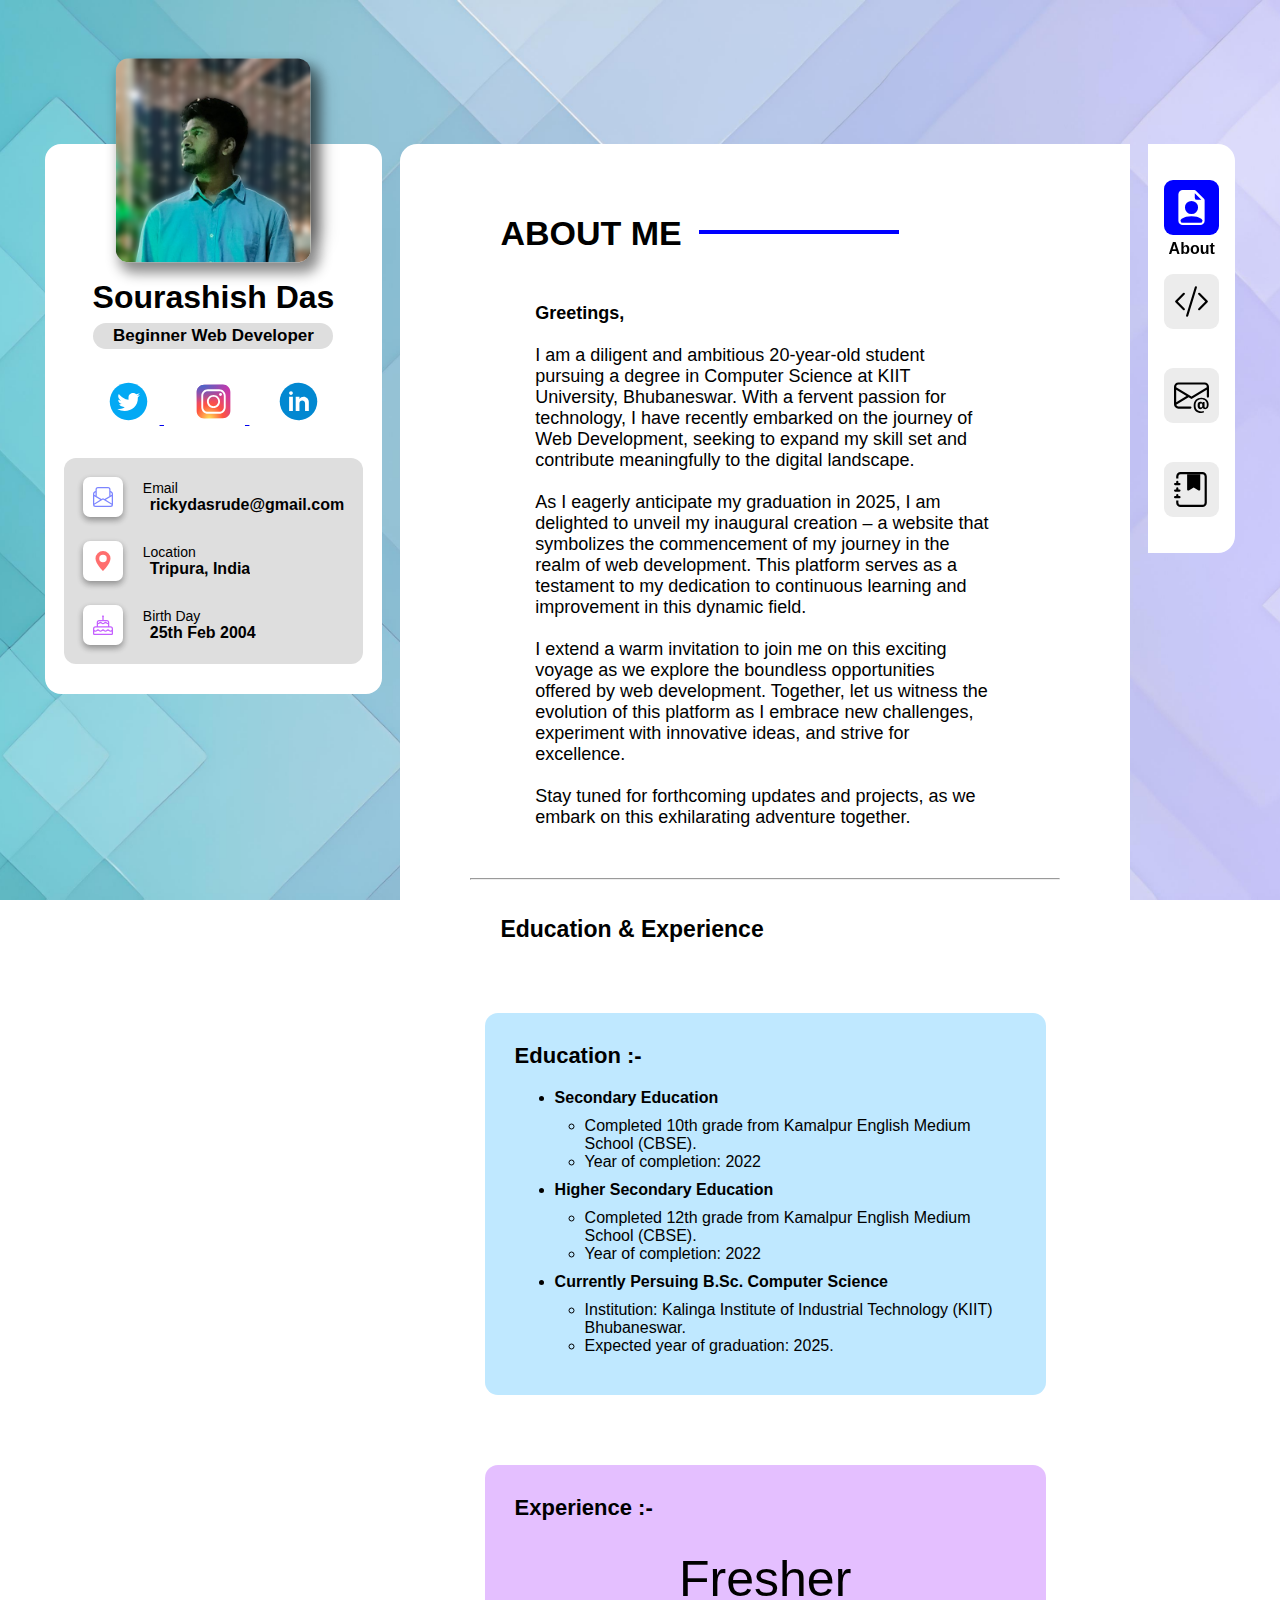
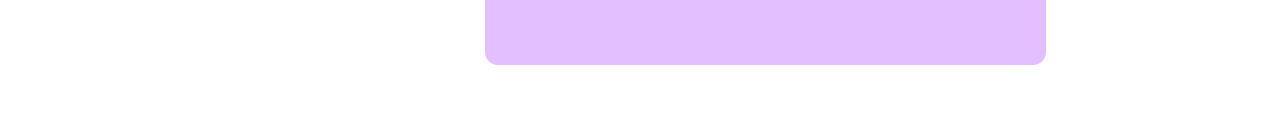
<file: index.html>
<!DOCTYPE html>
<html lang="en">
<head>
    <meta charset="UTF-8">
    <meta name="viewport" content="width=device-width, initial-scale=1.0">
    <link rel="stylesheet" href="./css-js/main.css">
    <title>Ricky's Portfolio</title>
    <!-- Favicon -->
    <link rel="icon" type="image/x-icon" href="./Assets/rky-letter-logo-nobg.png">

    <link rel="stylesheet" href="https://cdn.jsdelivr.net/npm/bootstrap-icons@1.11.3/font/bootstrap-icons.min.css"> <!--CDN Bootstrap-->
    
    <script src="https://cdn.jsdelivr.net/npm/bootstrap@5.3.3/dist/js/bootstrap.bundle.min.js"></script>
</head>

<body>
    <main>
        <section class="profile">
            <img src="./Assets/RKY-blur.png" alt="my img">

            <div class="about">
                <h1>Sourashish Das</h2>
                <h6>Beginner Web Developer</h5>
                <section class="social">
                    <a target="_blank" href="https://x.com/RkyRude">
                        <svg xmlns="http://www.w3.org/2000/svg" x="0px" y="0px" width="100" height="100" viewBox="0 0 48 48"><path fill="#03a9f4" d="M24,4C12.954,4,4,12.954,4,24s8.954,20,20,20s20-8.954,20-20S35.046,4,24,4z"></path><path fill="#fff" d="M36,17.12c-0.882,0.391-1.999,0.758-3,0.88c1.018-0.604,2.633-1.862,3-3	c-0.951,0.559-2.671,1.156-3.793,1.372C29.789,13.808,24,14.755,24,20v2c-4,0-7.9-3.047-10.327-6c-2.254,3.807,1.858,6.689,2.327,7	c-0.807-0.025-2.335-0.641-3-1c0,0.016,0,0.036,0,0.057c0,2.367,1.661,3.974,3.912,4.422C16.501,26.592,16,27,14.072,27	c0.626,1.935,3.773,2.958,5.928,3c-2.617,2.029-7.126,2.079-8,1.977c8.989,5.289,22.669,0.513,21.982-12.477	C34.95,18.818,35.342,18.104,36,17.12"></path></svg>
                    </a>
                    <a target="_blank" href="https://www.instagram.com/itz_the_rude_guy/?next=%2F">
                        <svg xmlns="http://www.w3.org/2000/svg" x="0px" y="0px" width="100" height="100" viewBox="0 0 48 48"><radialGradient id="yOrnnhliCrdS2gy~4tD8ma_Xy10Jcu1L2Su_gr1" cx="19.38" cy="42.035" r="44.899" gradientUnits="userSpaceOnUse"><stop offset="0" stop-color="#fd5"></stop><stop offset=".328" stop-color="#ff543f"></stop><stop offset=".348" stop-color="#fc5245"></stop><stop offset=".504" stop-color="#e64771"></stop><stop offset=".643" stop-color="#d53e91"></stop><stop offset=".761" stop-color="#cc39a4"></stop><stop offset=".841" stop-color="#c837ab"></stop></radialGradient><path fill="url(#yOrnnhliCrdS2gy~4tD8ma_Xy10Jcu1L2Su_gr1)" d="M34.017,41.99l-20,0.019c-4.4,0.004-8.003-3.592-8.008-7.992l-0.019-20	c-0.004-4.4,3.592-8.003,7.992-8.008l20-0.019c4.4-0.004,8.003,3.592,8.008,7.992l0.019,20	C42.014,38.383,38.417,41.986,34.017,41.99z"></path><radialGradient id="yOrnnhliCrdS2gy~4tD8mb_Xy10Jcu1L2Su_gr2" cx="11.786" cy="5.54" r="29.813" gradientTransform="matrix(1 0 0 .6663 0 1.849)" gradientUnits="userSpaceOnUse"><stop offset="0" stop-color="#4168c9"></stop><stop offset=".999" stop-color="#4168c9" stop-opacity="0"></stop></radialGradient><path fill="url(#yOrnnhliCrdS2gy~4tD8mb_Xy10Jcu1L2Su_gr2)" d="M34.017,41.99l-20,0.019c-4.4,0.004-8.003-3.592-8.008-7.992l-0.019-20	c-0.004-4.4,3.592-8.003,7.992-8.008l20-0.019c4.4-0.004,8.003,3.592,8.008,7.992l0.019,20	C42.014,38.383,38.417,41.986,34.017,41.99z"></path><path fill="#fff" d="M24,31c-3.859,0-7-3.14-7-7s3.141-7,7-7s7,3.14,7,7S27.859,31,24,31z M24,19c-2.757,0-5,2.243-5,5	s2.243,5,5,5s5-2.243,5-5S26.757,19,24,19z"></path><circle cx="31.5" cy="16.5" r="1.5" fill="#fff"></circle><path fill="#fff" d="M30,37H18c-3.859,0-7-3.14-7-7V18c0-3.86,3.141-7,7-7h12c3.859,0,7,3.14,7,7v12	C37,33.86,33.859,37,30,37z M18,13c-2.757,0-5,2.243-5,5v12c0,2.757,2.243,5,5,5h12c2.757,0,5-2.243,5-5V18c0-2.757-2.243-5-5-5H18z"></path></svg>
                    </a>
                    <a target="_blank" href="https://www.linkedin.com/in/sourashish-das-b76681270/">
                        <svg xmlns="http://www.w3.org/2000/svg" x="0px" y="0px" width="100" height="100" viewBox="0 0 48 48"><path fill="#0288d1" d="M24 4A20 20 0 1 0 24 44A20 20 0 1 0 24 4Z"></path><path fill="#fff" d="M14 19H18V34H14zM15.988 17h-.022C14.772 17 14 16.11 14 14.999 14 13.864 14.796 13 16.011 13c1.217 0 1.966.864 1.989 1.999C18 16.11 17.228 17 15.988 17zM35 24.5c0-3.038-2.462-5.5-5.5-5.5-1.862 0-3.505.928-4.5 2.344V19h-4v15h4v-8c0-1.657 1.343-3 3-3s3 1.343 3 3v8h4C35 34 35 24.921 35 24.5z"></path></svg>
                    </a>
                </section>
            </div>

            <ul class="contact">
                <li>
                    <svg style="color: rgb(124, 133, 255)" xmlns="http://www.w3.org/2000/svg" width="16" height="16" fill="currentColor" class="bi bi-envelope-paper" viewBox="0 0 16 16"><path d="M4 0a2 2 0 0 0-2 2v1.133l-.941.502A2 2 0 0 0 0 5.4V14a2 2 0 0 0 2 2h12a2 2 0 0 0 2-2V5.4a2 2 0 0 0-1.059-1.765L14 3.133V2a2 2 0 0 0-2-2zm10 4.267.47.25A1 1 0 0 1 15 5.4v.817l-1 .6zm-1 3.15-3.75 2.25L8 8.917l-1.25.75L3 7.417V2a1 1 0 0 1 1-1h8a1 1 0 0 1 1 1zm-11-.6-1-.6V5.4a1 1 0 0 1 .53-.882L2 4.267zm13 .566v5.734l-4.778-2.867zm-.035 6.88A1 1 0 0 1 14 15H2a1 1 0 0 1-.965-.738L8 10.083zM1 13.116V7.383l4.778 2.867L1 13.117Z"/></svg>
                    <div class="contact-data">
                        <p>Email</p>
                        <p title="rickydasrude@gmail.com">rickydasrude@gmail.com</p>
                    </div>
                </li>
                <li>
                    <svg style="color: rgb(255, 110, 110)" xmlns="http://www.w3.org/2000/svg" width="16" height="16" fill="currentColor" class="bi bi-geo-alt-fill" viewBox="0 0 16 16"><path d="M8 16s6-5.686 6-10A6 6 0 0 0 2 6c0 4.314 6 10 6 10m0-7a3 3 0 1 1 0-6 3 3 0 0 1 0 6"/></svg>
                    <div class="contact-data">
                        <p>Location</p>
                        <p>Tripura, India</p>
                    </div>
                </li>
                <li>
                    <svg style="color: rgb(196, 94, 255);" xmlns="http://www.w3.org/2000/svg" width="16" height="16" fill="currentColor" class="bi bi-cake" viewBox="0 0 16 16"><path d="m7.994.013-.595.79a.747.747 0 0 0 .101 1.01V4H5a2 2 0 0 0-2 2v3H2a2 2 0 0 0-2 2v4a1 1 0 0 0 1 1h14a1 1 0 0 0 1-1v-4a2 2 0 0 0-2-2h-1V6a2 2 0 0 0-2-2H8.5V1.806A.747.747 0 0 0 8.592.802zM4 6a1 1 0 0 1 1-1h6a1 1 0 0 1 1 1v.414a.9.9 0 0 1-.646-.268 1.914 1.914 0 0 0-2.708 0 .914.914 0 0 1-1.292 0 1.914 1.914 0 0 0-2.708 0A.9.9 0 0 1 4 6.414zm0 1.414c.49 0 .98-.187 1.354-.56a.914.914 0 0 1 1.292 0c.748.747 1.96.747 2.708 0a.914.914 0 0 1 1.292 0c.374.373.864.56 1.354.56V9H4zM1 11a1 1 0 0 1 1-1h12a1 1 0 0 1 1 1v.793l-.354.354a.914.914 0 0 1-1.293 0 1.914 1.914 0 0 0-2.707 0 .914.914 0 0 1-1.292 0 1.914 1.914 0 0 0-2.708 0 .914.914 0 0 1-1.292 0 1.914 1.914 0 0 0-2.708 0 .914.914 0 0 1-1.292 0L1 11.793zm11.646 1.854a1.915 1.915 0 0 0 2.354.279V15H1v-1.867c.737.452 1.715.36 2.354-.28a.914.914 0 0 1 1.292 0c.748.748 1.96.748 2.708 0a.914.914 0 0 1 1.292 0c.748.748 1.96.748 2.707 0a.914.914 0 0 1 1.293 0Z"/></svg>
                    <div class="contact-data">
                        <p>Birth Day</p>
                        <p>25th Feb 2004</p>
                    </div>
                </li>
            </ul>
        </section>
        
        <section class="display">
            <div class="dis display1">
                <h1>ABOUT ME<div></div></h1>
                <p>
                    <span>Greetings,</span><br><br>
                    I am a diligent and ambitious 20-year-old student pursuing a degree in Computer Science at KIIT University, Bhubaneswar. With a fervent passion for technology, I have recently embarked on the journey of Web Development, seeking to expand my skill set and contribute meaningfully to the digital landscape. <br><br>
                    As I eagerly anticipate my graduation in 2025, I am delighted to unveil my inaugural creation – a website that symbolizes the commencement of my journey in the realm of web development. This platform serves as a testament to my dedication to continuous learning and improvement in this dynamic field. <br><br>
                    I extend a warm invitation to join me on this exciting voyage as we explore the boundless opportunities offered by web development. Together, let us witness the evolution of this platform as I embrace new challenges, experiment with innovative ideas, and strive for excellence. <br><br>
                    Stay tuned for forthcoming updates and projects, as we embark on this exhilarating adventure together.
                </p>
                <hr><br><br>
                <h2>Education & Experience</h2>
                <section>
                    <div class="education">
                        <h3>Education :-</h3>
                        <ul style="margin: 20px 0px 0px 40px; list-style-type: disc;">
                            <li>
                                <b>Secondary Education</b>
                                <ul type="square" style="margin: 10px 0px 10px 30px; list-style-type: circle;">
                                    <li>Completed 10th grade from Kamalpur English Medium School (CBSE).</li>
                                    <li>Year of completion: 2022</li>
                                </ul>
                            </li>
                            <li>
                                <b>Higher Secondary Education</b>
                                <ul style="margin: 10px 0px 10px 30px; list-style-type: circle;">
                                    <li>Completed 12th grade from Kamalpur English Medium School (CBSE).</li>
                                    <li>Year of completion: 2022</li>
                                </ul>
                            </li>
                            <li>
                                <b>Currently Persuing B.Sc. Computer Science</b>
                                <ul style="margin: 10px 0px 10px 30px; list-style-type: circle;">
                                    <li>Institution: Kalinga Institute of Industrial Technology (KIIT) Bhubaneswar.</li>
                                    <li>Expected year of graduation: 2025.</li>
                                </ul>
                            </li>
                        </ul>
                    </div>
                    
                    <div class="experience">
                        <h3>Experience :-</h3>
                        <p>Fresher</p>
                    </div>
                </section>
            </div>

            <div class="dis display2">
                <h1>SKILLS<div></div></h1>
                <div>
                    <div class="pSkills">
                        <h2>Programming Skills</h2>
                        <div class="skillName">
                            <div >
                                <span>C Language</span>
                                <span>30%</span>
                            </div>
                            <div class="progressBar">
                                <div style="width: 30%; background-color: rgb(255, 55, 0);" class="progress"></div>
                            </div>
                        </div>
                        <div class="skillName">
                            <div >
                                <span>C++</span>
                                <span>22%</span>
                            </div>
                            <div class="progressBar">
                                <div style="width: 22%; background-color: rgb(115, 0, 255);" class="progress"></div>
                            </div>
                        </div>
                        <div class="skillName">
                            <div >
                                <span>Web Development</span>
                                <span>45%</span>
                            </div>
                            <div class="progressBar">
                                <div style="width: 45%; background-color: rgb(0, 170, 62);" class="progress"></div>
                            </div>
                        </div>
                        <div class="skillName">
                            <div >
                                <span>Bash Script</span>
                                <span>22%</span>
                            </div>
                            <div class="progressBar">
                                <div style="width: 22%; background-color: rgb(217, 0, 255);" class="progress"></div>
                            </div>
                        </div>
                    </div>
                    <div class="otherSkills">
                        <h2>Other Skills</h2>
                        <div><b>Communucation skill</b></div>
                        <div><b>Problem solving</b></div>
                        <div><b>Team Leading</b></div>
                        <div><b>Management</b></div>
                    </div>
                </div>
            </div>

            <div class="dis display3">
                <h1>CONTACT<div></div></h1>
                <div>
                    <h2>I'm Always Open To Discuss Anything.</h2>
                    <form action="">
                        <label><strong>Name</strong></label><span>*</span><br>
                        <input style="height: 25px;" type="text" required><br>
                        <label><strong>Email</strong></label><span>*</span><br>
                        <input style="height: 25px;" type="email" required><br>
                        <label><strong>Message</strong></label><span>*</span><br>
                        <textarea rows="10" required></textarea>
                        <p><span>*</span> This fields are required</p>
                        <strong><input type="submit" value="SUBMIT" class="sub_butt"></strong>
                    </form>
                </div>
            </div>
            <div class="dis display4">
                <h1>PROJECTS<div></div></h1>
                <section class="proj-cont">
                    <div class="col-1">

                        <div class="proj">
                            <img src="./Assets/Anime-ranking/Anime_ranking.png" alt="">
                            <div>
                                <h3>Anime Ranking.</h3>
                                <p>This project is a testament to the initial steps of my HTML learning journey. It showcases the application of headers and paragraphs for basic website construction.</p>
                                <a target="_blank" href="./projects/Anime-ranking/Anime-ranking.html"><button>View Project</button></a>
                            </div>
                        </div>

                        <div class="proj">
                            <img src="./Assets/call_UI/Call_UI.png" alt="">
                            <div>
                                <h3>Call UI clone.</h3>
                                <p>Replication of the caller interface utilizing CSS and HTML</p>
                                <a target="_blank" href="./projects/call_UI/index.html"><button>View Project</button></a>
                            </div>
                        </div>

                        <div class="proj">
                            <img src="./Assets/Dice Roller/Dice Roller.png" alt="">
                            <div>
                                <h3>Dice Roller.</h3>
                                <p>This project is an interactive web-based dice game designed for two players. The player with the higher number on their die is declared the winner. </p>
                                <a target="_blank" href="./projects/2 Random Dice/dicee.html"><button>View Project</button></a>
                            </div>
                        </div>

                        <div class="proj">
                            <img src="./Assets/Tindog/Tindog.png" alt="">
                            <div>
                                <h3>Tin Dog.</h3>
                                <p>Introducing Dog Tinder, the ultimate social networking app for dogs. Inspired by the popular dating app Tinder, Dog Tinder is designed to help dog find their furmates. Happy sniffing.</p>
                                <a target="_blank" href="./projects/TinDog Project/index.html"><button>View Project</button></a>
                            </div>
                        </div>

                        <div class="proj">
                            <img src="./Assets/TIC-TAC/tic-tac-proj-img.png" alt="">
                            <div>
                                <h3>Tic-Tac-Toe.</h3>
                                <p>Enjoy a uniquely designed web based two-player Tic-Tac-Toe game, crafted with HTML, CSS, and JavaScript. Dive into an OG gaming experience and have fun playing with a friend!.</p>
                                <a target="_blank" href="./projects/Tic-Tac-Toe/tictac.html"><button>View Project</button></a>
                            </div>
                        </div>
                    </div>
                    
                    <div class="col-2">

                        <div class="proj">
                            <img src="./Assets/birthday-invite/Birthday_invite.png" alt="">
                            <div>
                                <h3>Birthday Invite Project.</h3>
                                <p>A project developed following the integration of anchor tags in HTML.</p>
                                <a target="_blank" href="./projects/birthday-invite/birthday-invite.html"><button>View Project</button></a>
                            </div>
                        </div>

                        <div class="proj">
                            <img src="./Assets/India_flag/Flag.png" alt="">
                            <div>
                                <h3>India Flag</h3>
                                <p>Designing the Indian National flag using pure CSS Art</p>
                                <a target="_blank" href="./projects/India_flag/India_flag.html"><button>View Project</button></a>
                            </div>
                        </div>

                        <div class="proj">
                            <img src="./Assets/Mondrain Project/Mondrian_Project.png" alt="">
                            <div>
                                <h3>Mondrian Project.</h3>
                                <p>Creating Mondrian-inspired art using CSS Grid</p>
                                <a target="_blank" href="./projects/Mondrian Project/Mondrian Project.html"><button>View Project</button></a>
                            </div>
                        </div>

                        <div class="proj">
                            <img src="./Assets/Drum Kit/Drum Kit.png" alt="">
                            <div>
                                <h3>Drum Kit.</h3>
                                <p>Don't have enough money for a drum set? Worry not! Ricky presents the Online Drum Set for you. Simply visit my website and start playing the web-based Drum Kit today.</p>
                                <a target="_blank" href="./projects/Drum Kit/index.html"><button>View Project</button></a>
                            </div>
                        </div>

                        <div class="proj">
                            <img src="./Assets/simon game/Simon Game.png" alt="">
                            <div>
                                <h3>Simon Game.</h3>
                                <p>Welcome to the Simon Game, a digital rendition of the timeless memory game. This web-based version of Simon provides an immersive experience, challenging players to remember and repeat increasingly complex sequences.</p>
                                <a target="_blank" href="./projects/Simon_Game/simon game.html"><button>View Project</button></a>
                            </div>
                        </div>
                    </div>
                </section>
            </div>
        </section>

        <nav>
            <div class="about-me nav-cont">
                <svg xmlns="http://www.w3.org/2000/svg" width="16" height="16" fill="currentColor" class="bi bi-file-earmark-person-fill" viewBox="0 0 16 16"><path d="M9.293 0H4a2 2 0 0 0-2 2v12a2 2 0 0 0 2 2h8a2 2 0 0 0 2-2V4.707A1 1 0 0 0 13.707 4L10 .293A1 1 0 0 0 9.293 0M9.5 3.5v-2l3 3h-2a1 1 0 0 1-1-1M11 8a3 3 0 1 1-6 0 3 3 0 0 1 6 0m2 5.755V14a1 1 0 0 1-1 1H4a1 1 0 0 1-1-1v-.245S4 12 8 12s5 1.755 5 1.755"/></svg>
                <b>About</b>
            </div>
            <div class="skills nav-cont">
                <svg xmlns="http://www.w3.org/2000/svg" width="16" height="16" fill="currentColor" class="bi bi-code-slash" viewBox="0 0 16 16"><path d="M10.478 1.647a.5.5 0 1 0-.956-.294l-4 13a.5.5 0 0 0 .956.294zM4.854 4.146a.5.5 0 0 1 0 .708L1.707 8l3.147 3.146a.5.5 0 0 1-.708.708l-3.5-3.5a.5.5 0 0 1 0-.708l3.5-3.5a.5.5 0 0 1 .708 0m6.292 0a.5.5 0 0 0 0 .708L14.293 8l-3.147 3.146a.5.5 0 0 0 .708.708l3.5-3.5a.5.5 0 0 0 0-.708l-3.5-3.5a.5.5 0 0 0-.708 0"/></svg>
                <b>Skills</b>
            </div>
            <div class="contact-me nav-cont">
                <svg xmlns="http://www.w3.org/2000/svg" width="16" height="16" fill="currentColor" class="bi bi-envelope-at" viewBox="0 0 16 16"><path d="M2 2a2 2 0 0 0-2 2v8.01A2 2 0 0 0 2 14h5.5a.5.5 0 0 0 0-1H2a1 1 0 0 1-.966-.741l5.64-3.471L8 9.583l7-4.2V8.5a.5.5 0 0 0 1 0V4a2 2 0 0 0-2-2zm3.708 6.208L1 11.105V5.383zM1 4.217V4a1 1 0 0 1 1-1h12a1 1 0 0 1 1 1v.217l-7 4.2z"/><path d="M14.247 14.269c1.01 0 1.587-.857 1.587-2.025v-.21C15.834 10.43 14.64 9 12.52 9h-.035C10.42 9 9 10.36 9 12.432v.214C9 14.82 10.438 16 12.358 16h.044c.594 0 1.018-.074 1.237-.175v-.73c-.245.11-.673.18-1.18.18h-.044c-1.334 0-2.571-.788-2.571-2.655v-.157c0-1.657 1.058-2.724 2.64-2.724h.04c1.535 0 2.484 1.05 2.484 2.326v.118c0 .975-.324 1.39-.639 1.39-.232 0-.41-.148-.41-.42v-2.19h-.906v.569h-.03c-.084-.298-.368-.63-.954-.63-.778 0-1.259.555-1.259 1.4v.528c0 .892.49 1.434 1.26 1.434.471 0 .896-.227 1.014-.643h.043c.118.42.617.648 1.12.648m-2.453-1.588v-.227c0-.546.227-.791.573-.791.297 0 .572.192.572.708v.367c0 .573-.253.744-.564.744-.354 0-.581-.215-.581-.8Z"/></svg>
                <b>Contact</b>
            </div>
            <div class="projects nav-cont">
                <svg xmlns="http://www.w3.org/2000/svg" width="16" height="16" fill="currentColor" class="bi bi-journal-bookmark-fill" viewBox="0 0 16 16"><path fill-rule="evenodd" d="M6 1h6v7a.5.5 0 0 1-.757.429L9 7.083 6.757 8.43A.5.5 0 0 1 6 8z"/><path d="M3 0h10a2 2 0 0 1 2 2v12a2 2 0 0 1-2 2H3a2 2 0 0 1-2-2v-1h1v1a1 1 0 0 0 1 1h10a1 1 0 0 0 1-1V2a1 1 0 0 0-1-1H3a1 1 0 0 0-1 1v1H1V2a2 2 0 0 1 2-2"/><path d="M1 5v-.5a.5.5 0 0 1 1 0V5h.5a.5.5 0 0 1 0 1h-2a.5.5 0 0 1 0-1zm0 3v-.5a.5.5 0 0 1 1 0V8h.5a.5.5 0 0 1 0 1h-2a.5.5 0 0 1 0-1zm0 3v-.5a.5.5 0 0 1 1 0v.5h.5a.5.5 0 0 1 0 1h-2a.5.5 0 0 1 0-1z"/></svg>
                <b>Projects</b>
            </div>
        </nav>
    </main>

    <script src="./css-js/main.js"></script>
</body>
</html>
</file>
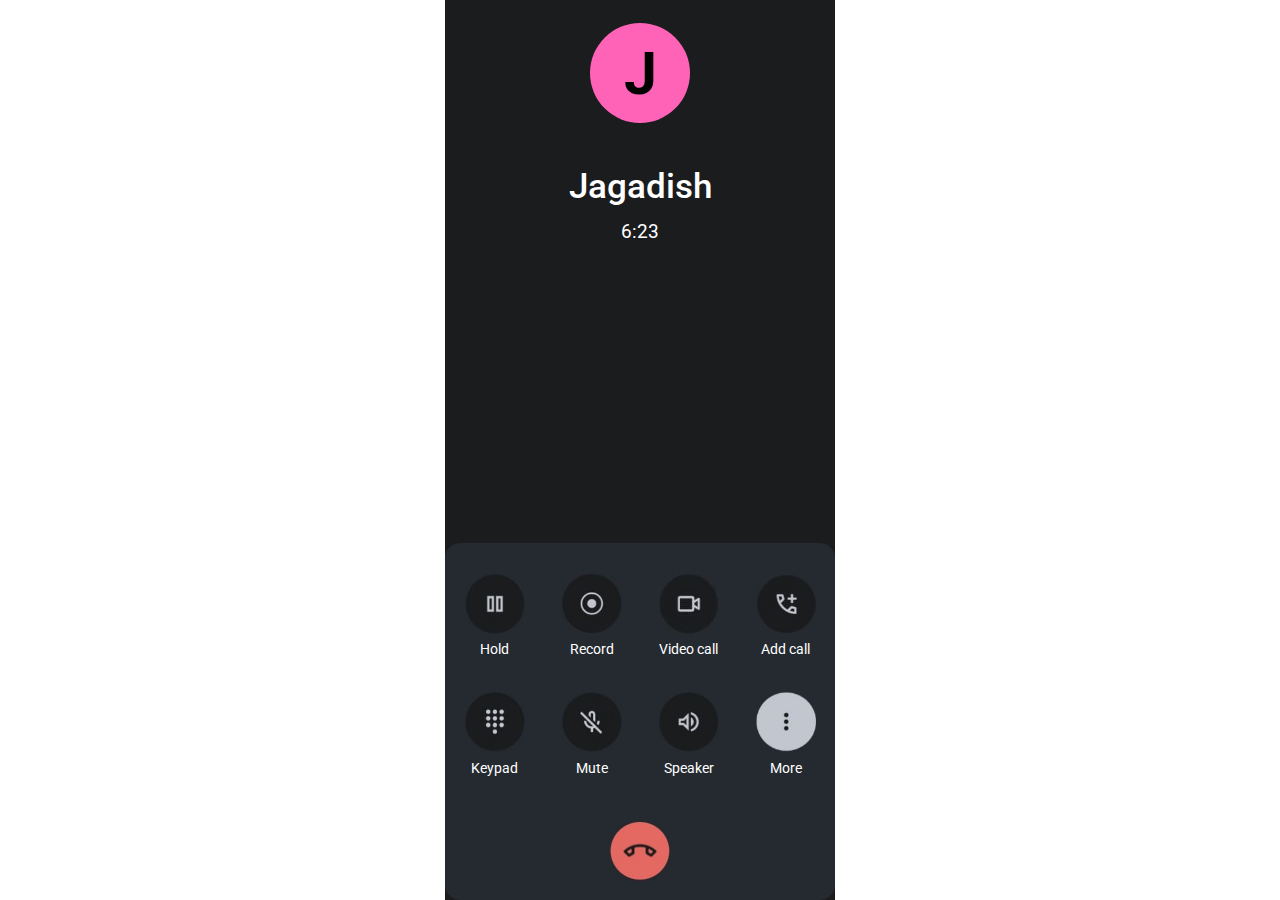
<file: projects/call_UI/index.html>
<!DOCTYPE html>
<html lang="en">
<head>
    <meta charset="UTF-8">
    <meta name="viewport" content="width=device-width, initial-scale=1.0">
    <title>Call UI Copy</title>
    <link rel="stylesheet" href="main.css">
    <link rel="preconnect" href="https://fonts.googleapis.com">
    <link rel="preconnect" href="https://fonts.gstatic.com" crossorigin>
    <link href="https://fonts.googleapis.com/css2?family=Roboto:wght@300&display=swap" rel="stylesheet">
</head>
<body>
    
    <div class="call-panel">
        <div class="top">
            <p class="top1" style="font-weight: bolder;"  > J<!-- <img class="pur" src="../../Assets/purnima.jpg" alt="">--></p> 
            <p class="top2" >Jagadish</p>
            <p class="top3">6:23</p>
        </div>
    
        <div class="bottom">
            <table class>

                <tr class="bottom-row-1">
                    <td class="Hold">
                        <div class="logo1">
                           <img src="../../Assets/call_UI/hold.jpg" alt="">
                        </div>
                        <p>Hold</p>
                    </td>
            
                    <td class="Record">
                        <div class="logo1">
                            <img src="../../Assets/call_UI/record.jpg" alt="">
                        </div>
                        <p>Record</p>
                    </td>
            
                    <td class="Video-call">
                        <div class="logo1">
                            <img src="../../Assets/call_UI/video.jpg" alt="">
                        </div>
                        <p>Video call</p>
                    </td>
            
                    <td class="Add-call">
                        <div class="logo1">
                            <img src="../../Assets/call_UI/add.jpg" alt="">
                        </div>
                        <p>Add call</p>
                    </td>
                </tr>
        
                <tr class="bottom-row-2">
                    <td class="Keypad">
                        <div class="logo2">
                            <img src="../../Assets/call_UI/key.jpg" alt="">
                        </div>
                        <p>Keypad</p>
                    </td>
                
                    <td class="Mute">
                        <div class="logo2">
                            <img src="../../Assets/call_UI/mute.jpg" alt="">
                        </div>
                        <p>Mute</p>
                    </td>
                
                    <td class="Speaker">
                        <div class="logo2">
                            <img src="../../Assets/call_UI/speaker.jpg" alt="">
                        </div>
                        <p>Speaker</p>
                    </td>
                
                    <td class="More">
                        <div class="logo2">
                            <img src="../../Assets/call_UI/more.jpg" alt="">
                        </div>
                        <p>More</p>
                    </td>
                </tr>
        
            </table>

            <div class="end-call">
                <img src="../../Assets/call_UI/end.jpg" alt="">
            </div>
        </div>
        
    </div>

</body>
</html>
</file>
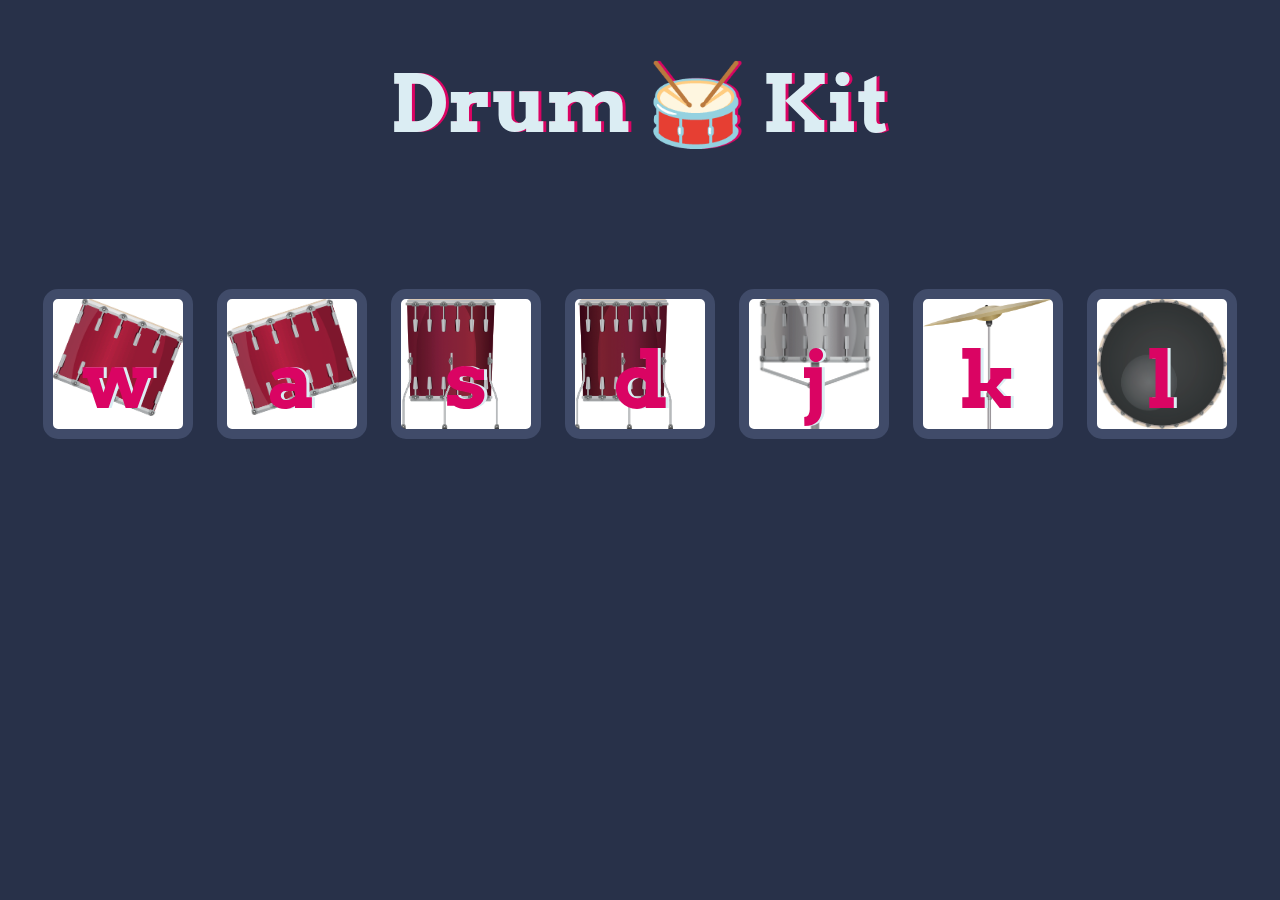
<file: projects/Drum Kit/index.html>
<!DOCTYPE html>
<html lang="en" dir="ltr">

<head>
  <meta charset="utf-8">
  <title>Drum Kit</title>
  <link rel="stylesheet" href="styles.css">
  <link href="https://fonts.googleapis.com/css?family=Arvo" rel="stylesheet">
</head>

<body>

  <h1 id="title">Drum 🥁 Kit</h1>
  <div class="set">
    <button class="w drum">w</button>
    <button class="a drum">a</button>
    <button class="s drum">s</button>
    <button class="d drum">d</button>
    <button class="j drum">j</button>
    <button class="k drum">k</button>
    <button class="l drum">l</button>
  </div>


 

  <script src="./index.js"></script>

</body>

</html>

<!-- <img src="./sounds/tom-1.mp3" alt=""> -->
</file>
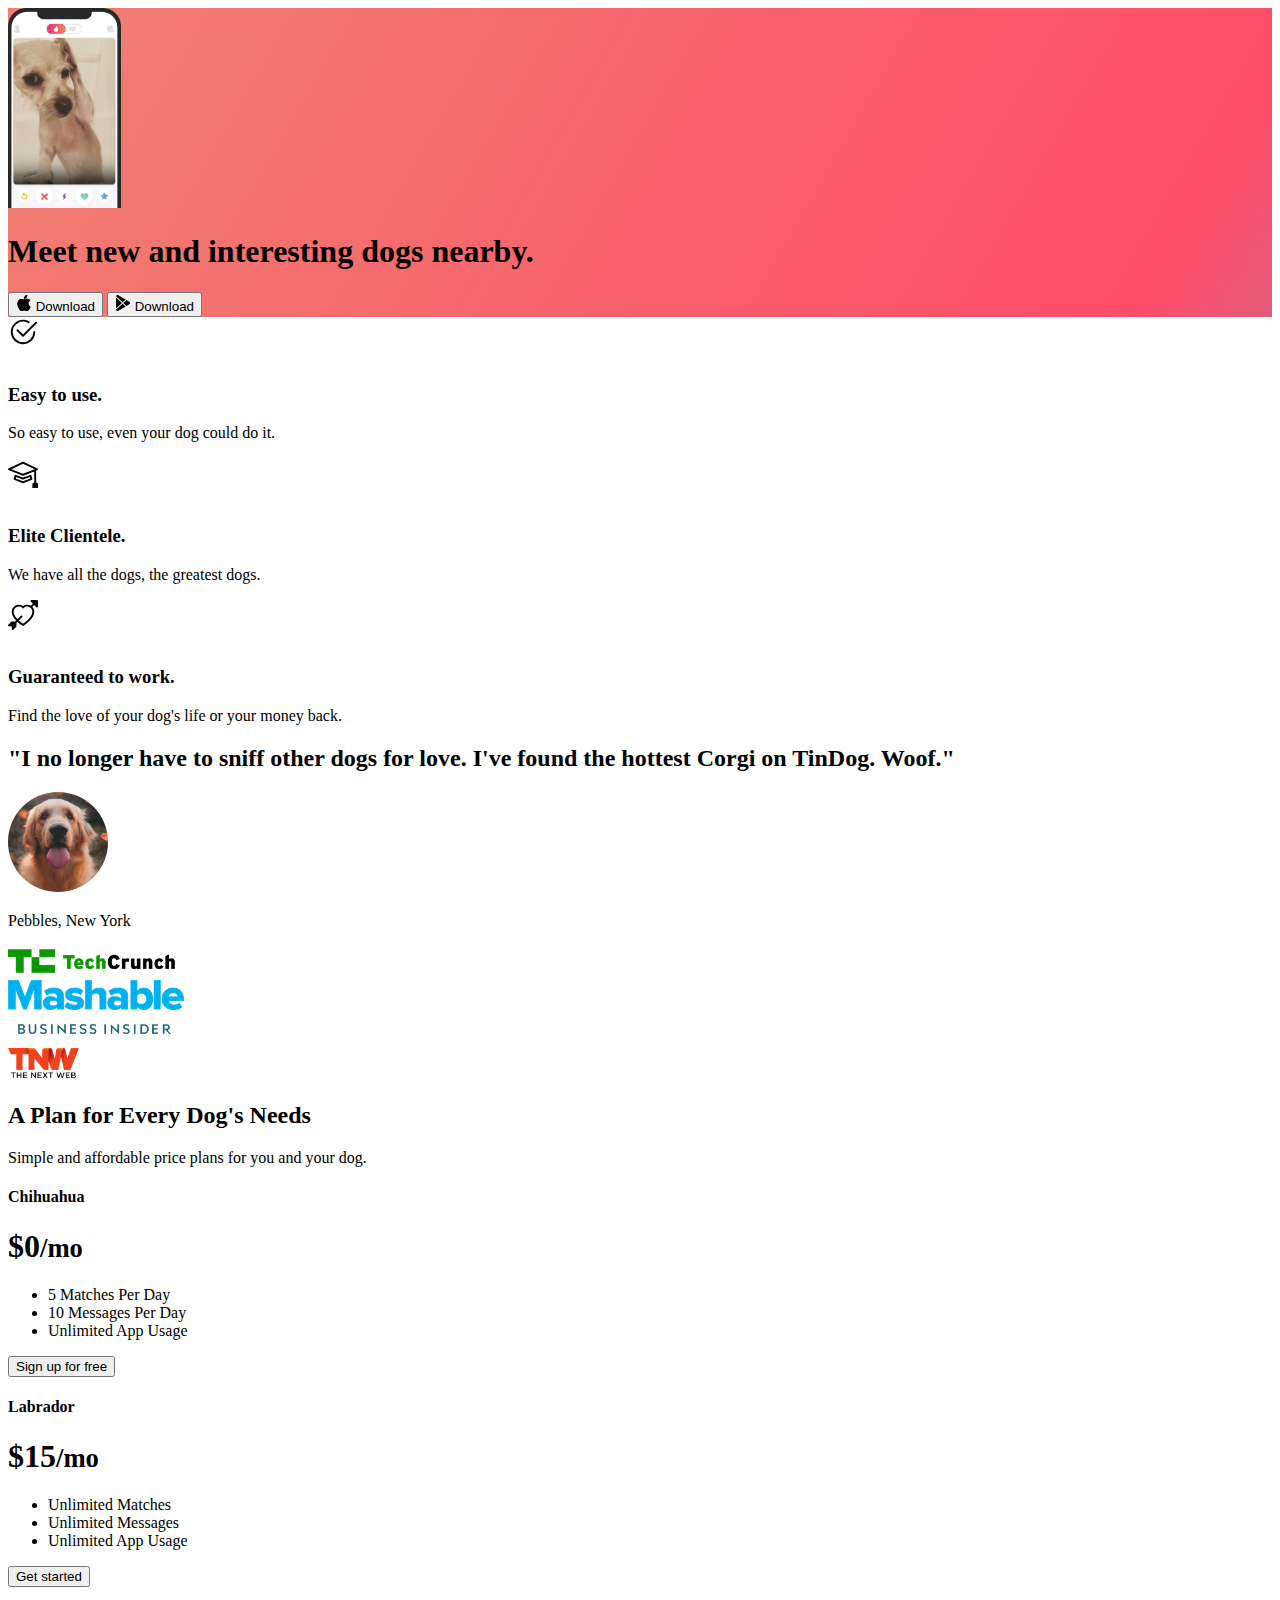
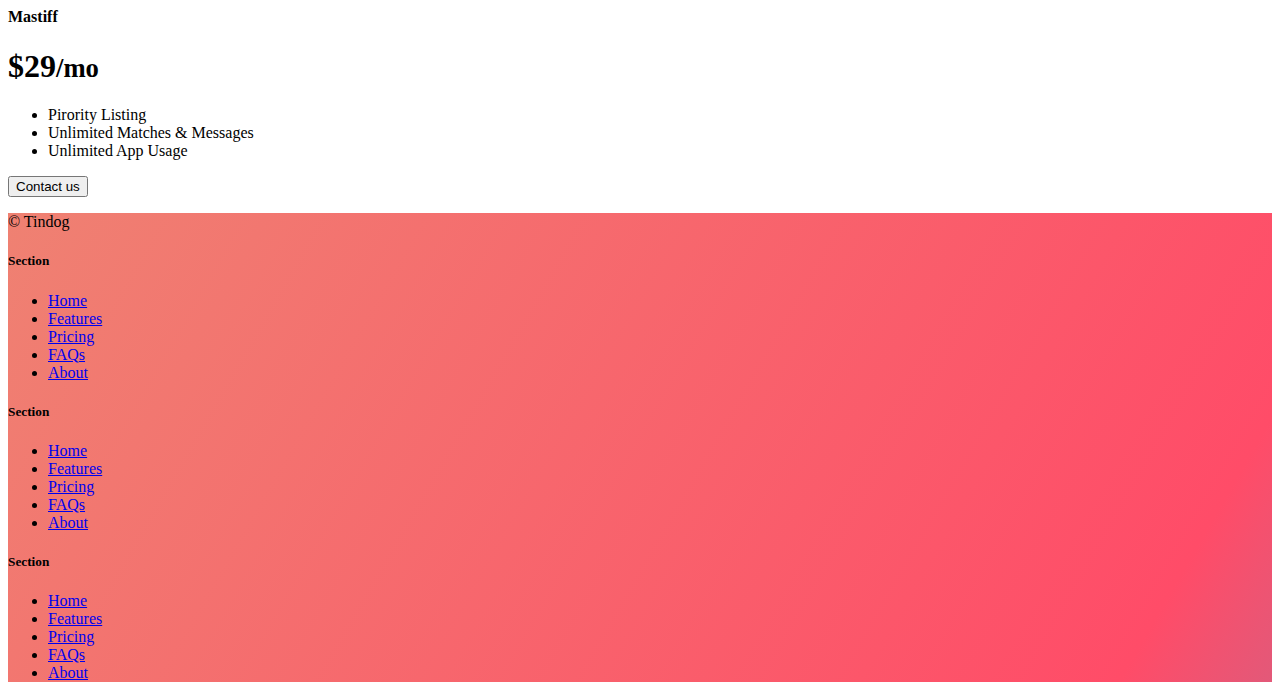
<file: projects/TinDog Project/index.html>
<!DOCTYPE html>
<html lang="en">

<head>
  <meta charset="UTF-8">
  <meta name="viewport" content="width=device-width, initial-scale=1.0">
  <title>TinDog</title>
  <link href="https://cdn.jsdelivr.net/npm/bootstrap@5.3.0-alpha3/dist/css/bootstrap.min.css" rel="stylesheet"
    integrity="sha384-KK94CHFLLe+nY2dmCWGMq91rCGa5gtU4mk92HdvYe+M/SXH301p5ILy+dN9+nJOZ" crossorigin="anonymous">
  <link rel="stylesheet" href="./style.css">
</head>

<body>


  <!-- Title -->
  <section id="title" class="gradient-background">

    <div class="container col-xxl-8 px-4 pt-5">
      <div class="row flex-lg-row-reverse align-items-center g-5 pt-5">
        <div class="col-10 col-sm-8 col-lg-6">
          <img src="./images/iphone.png" class="d-block mx-lg-auto img-fluid" alt="Bootstrap Themes" height="200"
            loading="lazy">
        </div>
        <div class="col-lg-6">
          <h1 class="display-5 fw-bold text-body-emphasis lh-1 mb-3">Meet new and interesting dogs nearby.</h1>

          <div class="d-grid gap-2 d-md-flex justify-content-md-start">
            <button type="button" class="btn btn-light btn-lg px-4 me-md-2"><svg xmlns="http://www.w3.org/2000/svg"
                width="16" height="16" fill="currentColor" class="bi bi-apple mb-1" viewBox="0 0 16 16">
                <path
                  d="M11.182.008C11.148-.03 9.923.023 8.857 1.18c-1.066 1.156-.902 2.482-.878 2.516.024.034 1.52.087 2.475-1.258.955-1.345.762-2.391.728-2.43Zm3.314 11.733c-.048-.096-2.325-1.234-2.113-3.422.212-2.189 1.675-2.789 1.698-2.854.023-.065-.597-.79-1.254-1.157a3.692 3.692 0 0 0-1.563-.434c-.108-.003-.483-.095-1.254.116-.508.139-1.653.589-1.968.607-.316.018-1.256-.522-2.267-.665-.647-.125-1.333.131-1.824.328-.49.196-1.422.754-2.074 2.237-.652 1.482-.311 3.83-.067 4.56.244.729.625 1.924 1.273 2.796.576.984 1.34 1.667 1.659 1.899.319.232 1.219.386 1.843.067.502-.308 1.408-.485 1.766-.472.357.013 1.061.154 1.782.539.571.197 1.111.115 1.652-.105.541-.221 1.324-1.059 2.238-2.758.347-.79.505-1.217.473-1.282Z" />
                <path
                  d="M11.182.008C11.148-.03 9.923.023 8.857 1.18c-1.066 1.156-.902 2.482-.878 2.516.024.034 1.52.087 2.475-1.258.955-1.345.762-2.391.728-2.43Zm3.314 11.733c-.048-.096-2.325-1.234-2.113-3.422.212-2.189 1.675-2.789 1.698-2.854.023-.065-.597-.79-1.254-1.157a3.692 3.692 0 0 0-1.563-.434c-.108-.003-.483-.095-1.254.116-.508.139-1.653.589-1.968.607-.316.018-1.256-.522-2.267-.665-.647-.125-1.333.131-1.824.328-.49.196-1.422.754-2.074 2.237-.652 1.482-.311 3.83-.067 4.56.244.729.625 1.924 1.273 2.796.576.984 1.34 1.667 1.659 1.899.319.232 1.219.386 1.843.067.502-.308 1.408-.485 1.766-.472.357.013 1.061.154 1.782.539.571.197 1.111.115 1.652-.105.541-.221 1.324-1.059 2.238-2.758.347-.79.505-1.217.473-1.282Z" />
              </svg> Download</button>
            <button type="button" class="btn btn-outline-light btn-lg px-4"><svg xmlns="http://www.w3.org/2000/svg"
                width="16" height="16" fill="currentColor" class="bi bi-google-play mb-1" viewBox="0 0 16 16">
                <path
                  d="M14.222 9.374c1.037-.61 1.037-2.137 0-2.748L11.528 5.04 8.32 8l3.207 2.96 2.694-1.586Zm-3.595 2.116L7.583 8.68 1.03 14.73c.201 1.029 1.36 1.61 2.303 1.055l7.294-4.295ZM1 13.396V2.603L6.846 8 1 13.396ZM1.03 1.27l6.553 6.05 3.044-2.81L3.333.215C2.39-.341 1.231.24 1.03 1.27Z" />
              </svg> Download</button>
          </div>
        </div>
      </div>
    </div>
  </section>
  <!-- Features -->
  <section id="features">
    <div class="container mt-5">
      <div class="row g-4 py-5 row-cols-1 row-cols-lg-3">
        <div class="col d-flex align-items-start">
          <div
            class="icon-square text-body-emphasis bg-body-secondary d-inline-flex align-items-center justify-content-center fs-4 flex-shrink-0 me-3">
            <svg xmlns="http://www.w3.org/2000/svg" height="30" fill="currentColor" class="bi bi-check2-circle"
              viewBox="0 0 16 16">
              <path
                d="M2.5 8a5.5 5.5 0 0 1 8.25-4.764.5.5 0 0 0 .5-.866A6.5 6.5 0 1 0 14.5 8a.5.5 0 0 0-1 0 5.5 5.5 0 1 1-11 0z" />
              <path
                d="M15.354 3.354a.5.5 0 0 0-.708-.708L8 9.293 5.354 6.646a.5.5 0 1 0-.708.708l3 3a.5.5 0 0 0 .708 0l7-7z" />
            </svg>
          </div>
          <div>
            <h3 class="fs-2">Easy to use.</h3>
            <p>So easy to use, even your dog could do it.</p>

          </div>
        </div>
        <div class="col d-flex align-items-start">
          <div
            class="icon-square text-body-emphasis bg-body-secondary d-inline-flex align-items-center justify-content-center fs-4 flex-shrink-0 me-3">
            <svg xmlns="http://www.w3.org/2000/svg" height="30" fill="currentColor" class="bi bi-mortarboard"
              viewBox="0 0 16 16">
              <path
                d="M8.211 2.047a.5.5 0 0 0-.422 0l-7.5 3.5a.5.5 0 0 0 .025.917l7.5 3a.5.5 0 0 0 .372 0L14 7.14V13a1 1 0 0 0-1 1v2h3v-2a1 1 0 0 0-1-1V6.739l.686-.275a.5.5 0 0 0 .025-.917l-7.5-3.5ZM8 8.46 1.758 5.965 8 3.052l6.242 2.913L8 8.46Z" />
              <path
                d="M4.176 9.032a.5.5 0 0 0-.656.327l-.5 1.7a.5.5 0 0 0 .294.605l4.5 1.8a.5.5 0 0 0 .372 0l4.5-1.8a.5.5 0 0 0 .294-.605l-.5-1.7a.5.5 0 0 0-.656-.327L8 10.466 4.176 9.032Zm-.068 1.873.22-.748 3.496 1.311a.5.5 0 0 0 .352 0l3.496-1.311.22.748L8 12.46l-3.892-1.556Z" />
            </svg>
          </div>
          <div>
            <h3 class="fs-2">Elite Clientele.</h3>
            <p>We have all the dogs, the greatest dogs.</p>

          </div>
        </div>
        <div class="col d-flex align-items-start">
          <div
            class="icon-square text-body-emphasis bg-body-secondary d-inline-flex align-items-center justify-content-center fs-4 flex-shrink-0 me-3">
            <svg xmlns="http://www.w3.org/2000/svg" height="30" fill="currentColor" class="bi bi-arrow-through-heart"
              viewBox="0 0 16 16">
              <path fill-rule="evenodd"
                d="M2.854 15.854A.5.5 0 0 1 2 15.5V14H.5a.5.5 0 0 1-.354-.854l1.5-1.5A.5.5 0 0 1 2 11.5h1.793l.53-.53c-.771-.802-1.328-1.58-1.704-2.32-.798-1.575-.775-2.996-.213-4.092C3.426 2.565 6.18 1.809 8 3.233c1.25-.98 2.944-.928 4.212-.152L13.292 2 12.147.854A.5.5 0 0 1 12.5 0h3a.5.5 0 0 1 .5.5v3a.5.5 0 0 1-.854.354L14 2.707l-1.006 1.006c.236.248.44.531.6.845.562 1.096.585 2.517-.213 4.092-.793 1.563-2.395 3.288-5.105 5.08L8 13.912l-.276-.182a21.86 21.86 0 0 1-2.685-2.062l-.539.54V14a.5.5 0 0 1-.146.354l-1.5 1.5Zm2.893-4.894A20.419 20.419 0 0 0 8 12.71c2.456-1.666 3.827-3.207 4.489-4.512.679-1.34.607-2.42.215-3.185-.817-1.595-3.087-2.054-4.346-.761L8 4.62l-.358-.368c-1.259-1.293-3.53-.834-4.346.761-.392.766-.464 1.845.215 3.185.323.636.815 1.33 1.519 2.065l1.866-1.867a.5.5 0 1 1 .708.708L5.747 10.96Z" />
            </svg>
          </div>
          <div>
            <h3 class="fs-2">Guaranteed to work.</h3>
            <p>Find the love of your dog's life or your money back.</p>

          </div>
        </div>
      </div>
    </div>
  </section>
  <!-- Testimonial -->
  <section id="testimonial">
    <div class="my-5">
      <div class="p-5 text-center bg-body-tertiary">
        <div class="container py-5">
          <h2 class="text-body-emphasis">"I no longer have to sniff other dogs for love. I've found the hottest Corgi on
            TinDog. Woof."</h2>
          <img class="profile-img mt-5" src="./images/dog-img.jpg" alt="dog image">
          <p class="col-lg-8 mx-auto lead mt-2">
            Pebbles, New York
          </p>
        </div>

        <div class="container">
          <div class="row">
            <div class="col-lg-3 col-sm-12">
              <img src="./images/techcrunch.png" alt="techcrunch" height="30">
            </div>
            <div class="col-lg-3 col-sm-12">
              <img src="./images/mashable.png" alt="mashable" height="30">
            </div>
            <div class="col-lg-3 col-sm-12">
              <img src="./images/bizinsider.png" alt="bizinsider" height="30">
            </div>
            <div class="col-lg-3 col-sm-12">
              <img src="./images/tnw.png" alt="tnw" height="30">
            </div>
          </div>
        </div>
      </div>
    </div>
  </section>
  <!-- Pricing -->
  <section id="pricing">
    <div class="container">
      <div class="pricing-header p-3 pb-md-4 mx-auto text-center">
        <h2 class="display-4 fw-normal">A Plan for Every Dog's Needs</h2>
        <p class="fs-5 text-body-secondary">Simple and affordable price plans for you and your dog.
      </div>
      <div class="row row-cols-1 row-cols-md-3 mb-3 text-center">
        <div class="col">
          <div class="card mb-4 rounded-3 shadow-sm">
            <div class="card-header py-3">
              <h4 class="my-0 fw-normal">Chihuahua</h4>
            </div>
            <div class="card-body">
              <h1 class="card-title pricing-card-title">$0<small class="text-body-secondary fw-light">/mo</small></h1>
              <ul class="list-unstyled mt-3 mb-4">
                <li>5 Matches Per Day</li>
                <li>10 Messages Per Day</li>
                <li>Unlimited App Usage</li>
              </ul>
              <button type="button" class="w-100 btn btn-lg btn-outline-dark">Sign up for free</button>
            </div>
          </div>
        </div>
        <div class="col">
          <div class="card mb-4 rounded-3 shadow-sm">
            <div class="card-header py-3">
              <h4 class="my-0 fw-normal">Labrador</h4>
            </div>
            <div class="card-body">
              <h1 class="card-title pricing-card-title">$15<small class="text-body-secondary fw-light">/mo</small></h1>
              <ul class="list-unstyled mt-3 mb-4">
                <li>Unlimited Matches</li>
                <li>Unlimited Messages</li>
                <li>Unlimited App Usage</li>
              </ul>
              <button type="button" class="w-100 btn btn-lg btn-dark">Get started</button>
            </div>
          </div>
        </div>
        <div class="col">
          <div class="card mb-4 rounded-3 shadow-sm border-dark">
            <div class="card-header py-3 text-bg-dark border-dark">
              <h4 class="my-0 fw-normal">Mastiff</h4>
            </div>
            <div class="card-body">
              <h1 class="card-title pricing-card-title">$29<small class="text-body-secondary fw-light">/mo</small></h1>
              <ul class="list-unstyled mt-3 mb-4">
                <li>Pirority Listing</li>
                <li>Unlimited Matches & Messages</li>
                <li>Unlimited App Usage</li>
              </ul>
              <button type="button" class="w-100 btn btn-lg btn-dark">Contact us</button>
            </div>
          </div>
        </div>
      </div>
    </div>
  </section>
  <!-- Footer -->
  <section id="contact" class="gradient-background">
    <div class="container ">
      <footer class="row row-cols-1 row-cols-sm-2 row-cols-md-5 py-5 mt-5 border-top">
        <div class="col mb-3">

          <p class="text-body-secondary">© Tindog</p>
        </div>

        <div class="col mb-3">

        </div>

        <div class="col mb-3">
          <h5>Section</h5>
          <ul class="nav flex-column">
            <li class="nav-item mb-2"><a href="#" class="nav-link p-0 text-body-secondary">Home</a></li>
            <li class="nav-item mb-2"><a href="#" class="nav-link p-0 text-body-secondary">Features</a></li>
            <li class="nav-item mb-2"><a href="#" class="nav-link p-0 text-body-secondary">Pricing</a></li>
            <li class="nav-item mb-2"><a href="#" class="nav-link p-0 text-body-secondary">FAQs</a></li>
            <li class="nav-item mb-2"><a href="#" class="nav-link p-0 text-body-secondary">About</a></li>
          </ul>
        </div>

        <div class="col mb-3">
          <h5>Section</h5>
          <ul class="nav flex-column">
            <li class="nav-item mb-2"><a href="#" class="nav-link p-0 text-body-secondary">Home</a></li>
            <li class="nav-item mb-2"><a href="#" class="nav-link p-0 text-body-secondary">Features</a></li>
            <li class="nav-item mb-2"><a href="#" class="nav-link p-0 text-body-secondary">Pricing</a></li>
            <li class="nav-item mb-2"><a href="#" class="nav-link p-0 text-body-secondary">FAQs</a></li>
            <li class="nav-item mb-2"><a href="#" class="nav-link p-0 text-body-secondary">About</a></li>
          </ul>
        </div>

        <div class="col mb-3">
          <h5>Section</h5>
          <ul class="nav flex-column">
            <li class="nav-item mb-2"><a href="#" class="nav-link p-0 text-body-secondary">Home</a></li>
            <li class="nav-item mb-2"><a href="#" class="nav-link p-0 text-body-secondary">Features</a></li>
            <li class="nav-item mb-2"><a href="#" class="nav-link p-0 text-body-secondary">Pricing</a></li>
            <li class="nav-item mb-2"><a href="#" class="nav-link p-0 text-body-secondary">FAQs</a></li>
            <li class="nav-item mb-2"><a href="#" class="nav-link p-0 text-body-secondary">About</a></li>
          </ul>
        </div>
      </footer>
    </div>
  </section>
</body>

</html>
</file>
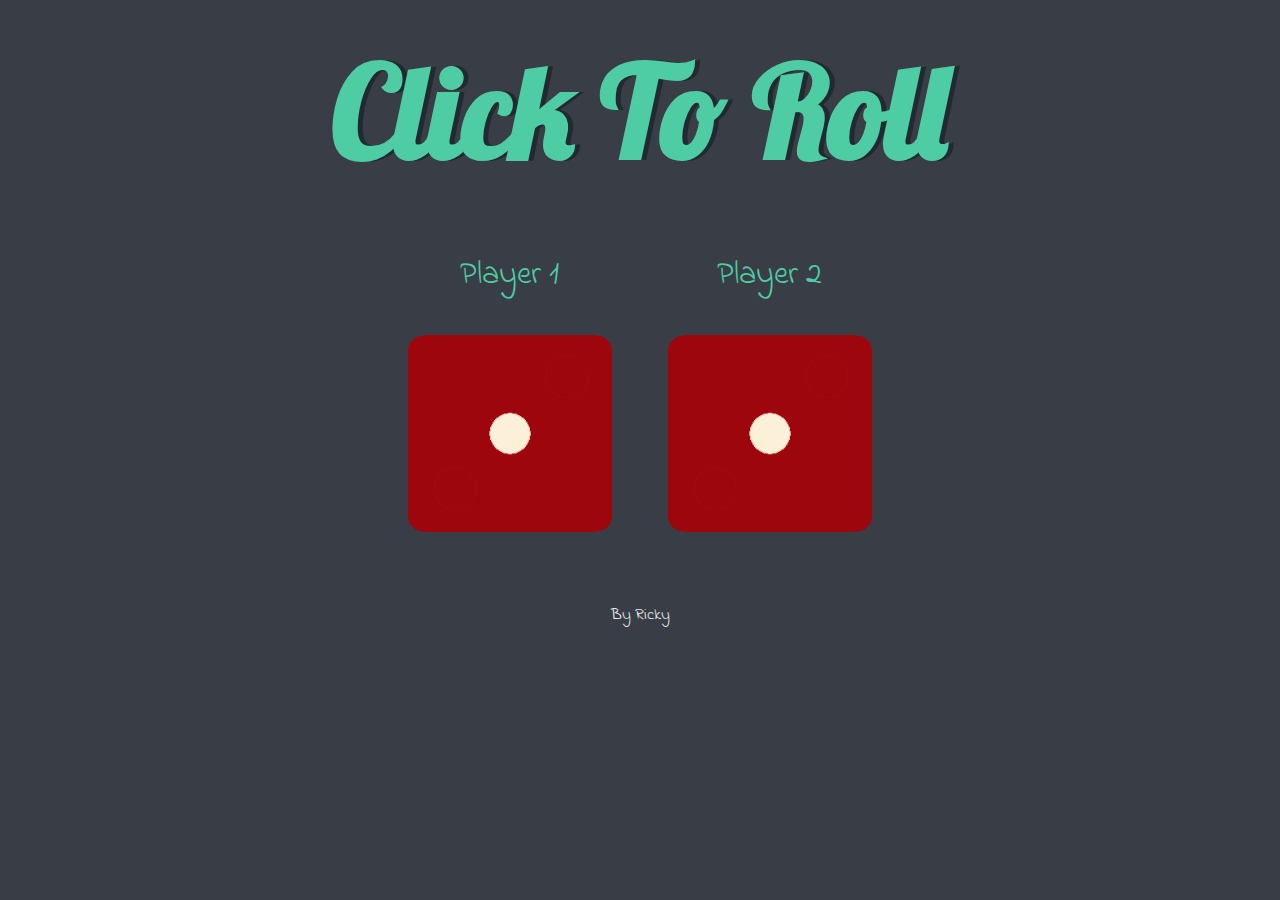
<file: projects/2 Random Dice/dicee.html>
<!DOCTYPE html>
<html lang="en" dir="ltr">
  <head>
    <meta charset="utf-8" />
    <title>Dicee</title>
    <link rel="stylesheet" href="styles.css" />
    <link
      href="https://fonts.googleapis.com/css?family=Indie+Flower|Lobster"
      rel="stylesheet"
    />
  </head>
  <body>
    <div class="container">
      <h1>Click To Roll</h1>

      <div class="dice">
        <p>Player 1</p>
        <img  class="img1" src="./images/dice1.png" />
      </div>

      <div class="dice">
        <p>Player 2</p>
        <img class="img2" src="./images/dice1.png" />
      </div>
    </div>

    <footer>By Ricky</footer>

    <script src="./index.js"></script>
  </body>
</html>
</file>
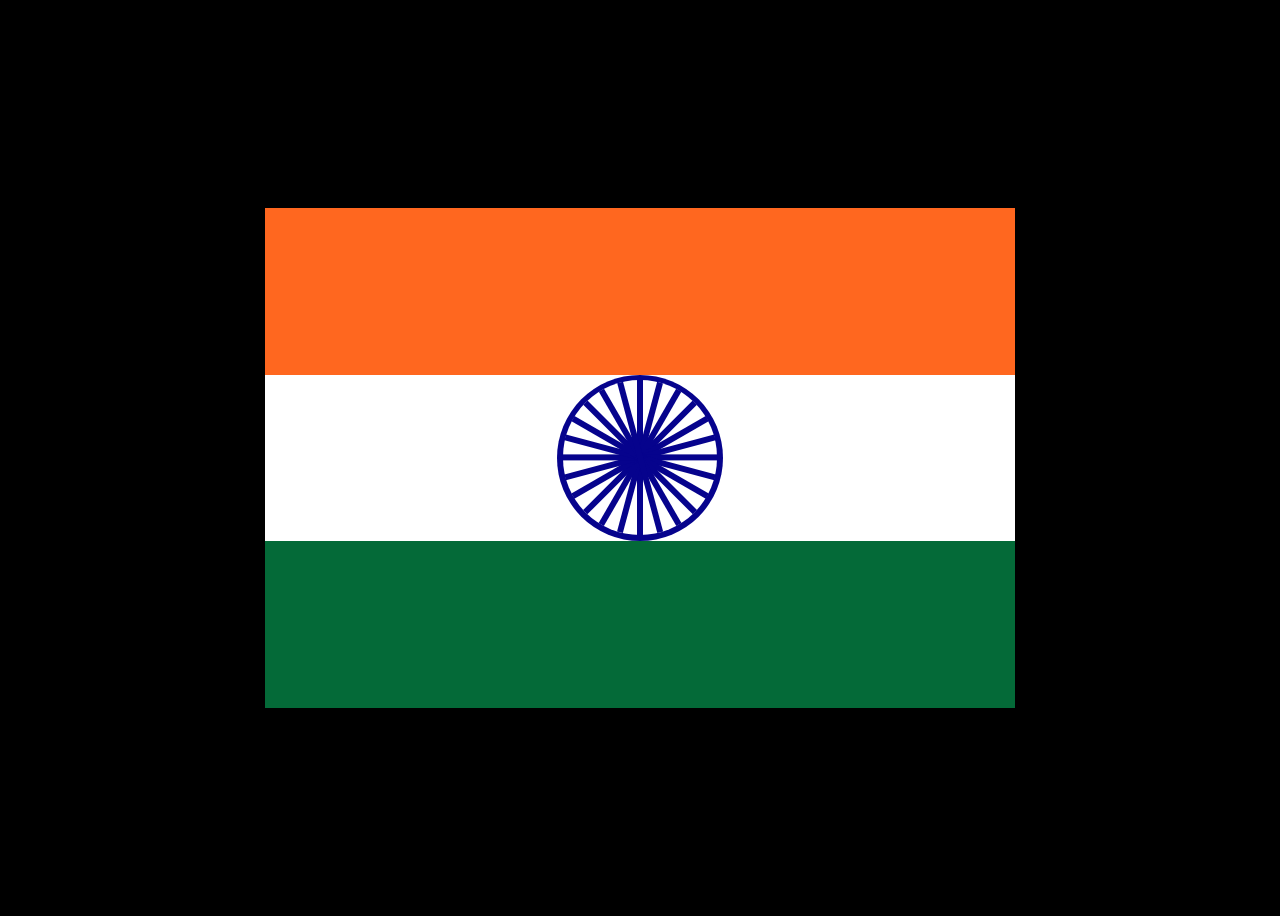
<file: projects/India_flag/India_flag.html>
<!DOCTYPE html>
<html lang="en">
    <head>
        <meta charset="UTF-8">
        <title>Flag of India</title>
        <link rel="stylesheet" href="flag.css">
    </head>

    <body>
        <div class="border">
            <div class="orange"></div>

            <div class="white">
                <div class="chakra">
                    <div class="chakra2">
                        <div class="dandas1"></div>
                        <div class="dandas2"></div>
                        <div class="dandas3"></div>
                        <div class="dandas4"></div>
                        <div class="dandas5"></div>
                        <div class="dandas6"></div>
                        <div class="dandas7"></div>
                        <div class="dandas8"></div>
                        <div class="dandas9"></div>
                        <div class="dandas10"></div>
                        <div class="dandas11"></div>
                        <div class="dandas12"></div>
                    </div>
                </div>
            </div>
            
        <div class="green"></div>
        </div>
    </body>
</file>
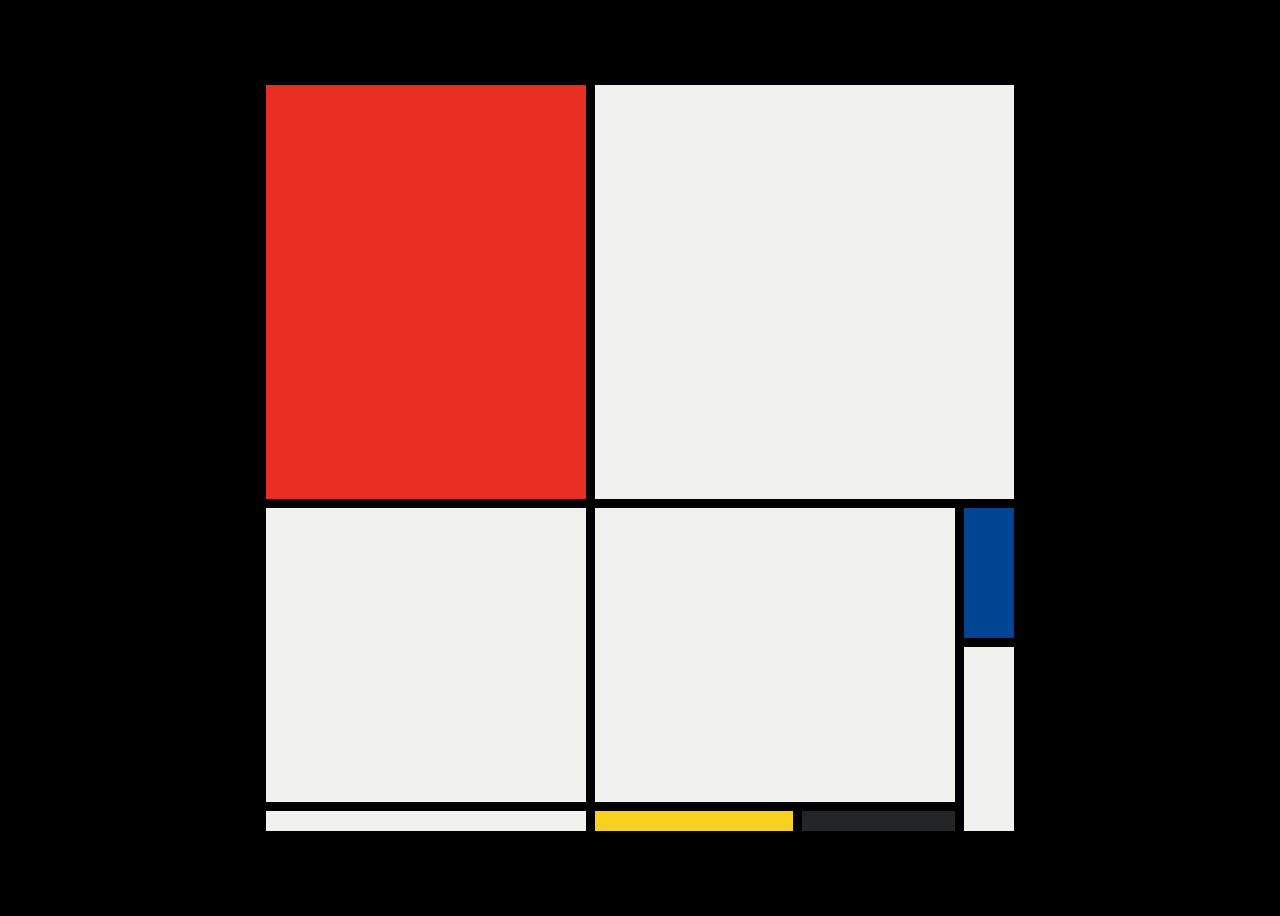
<file: projects/Mondrian Project/Mondrian Project.html>
<!DOCTYPE html>
<html lang="en">

<head>
  <meta charset="UTF-8">
  <meta name="viewport" content="width=device-width, initial-scale=1.0">
  <title>Mondrian Project</title>
  <style>
  /* 
  Color Note
  Line Colour: #000
  White: #F0F1EC
  Red: #E72F24
  Black: #232629
  Blue: #004592
  Yellow: #F9D01E
  */
  html{
    background-color: black;
  }
  body{
    height: 100vh;
    display: grid;
    align-items: center;
    justify-content: center;
  }
  
  .container{
    height: 747px;
    width: 748px;
    background-color: black;
    gap: 9px;
    display: grid;
    grid-template-columns: 320px 198px 153px 50px;
    grid-template-rows: 414px 130px 155px 20px;
  }

  .red{
    background-color: #E72F24;
  }
  .w{
    background-color: #F0F1EC;
  }
  .blue{
    background-color: #004592;
    border-bottom: 10px;
  }
  .yellow{
    background-color: #F9D01E;
  }
  .black{
    background-color: #232629;
  }

  .white1{
    grid-column: span 3;
  }

  .white2{
    grid-row: span 2;
  }

  .white3{
    grid-area: 2/2/4/4;
  }

  .white4{
    grid-row: span 2;
  }

  </style>
</head>



<body>
  <div class="container">
    <div class="item red"></div>
    <div class="item w white1"></div>
    <div class="item w white2"></div>
    <div class="item w white3"></div>

    <div class="item blue"></div>
    <div class="item w white4"></div>

    <div class="item w white5"></div>
    <div class="item yellow"></div>
    <div class="item black"></div>
  </div>
</body>

</html>
</file>
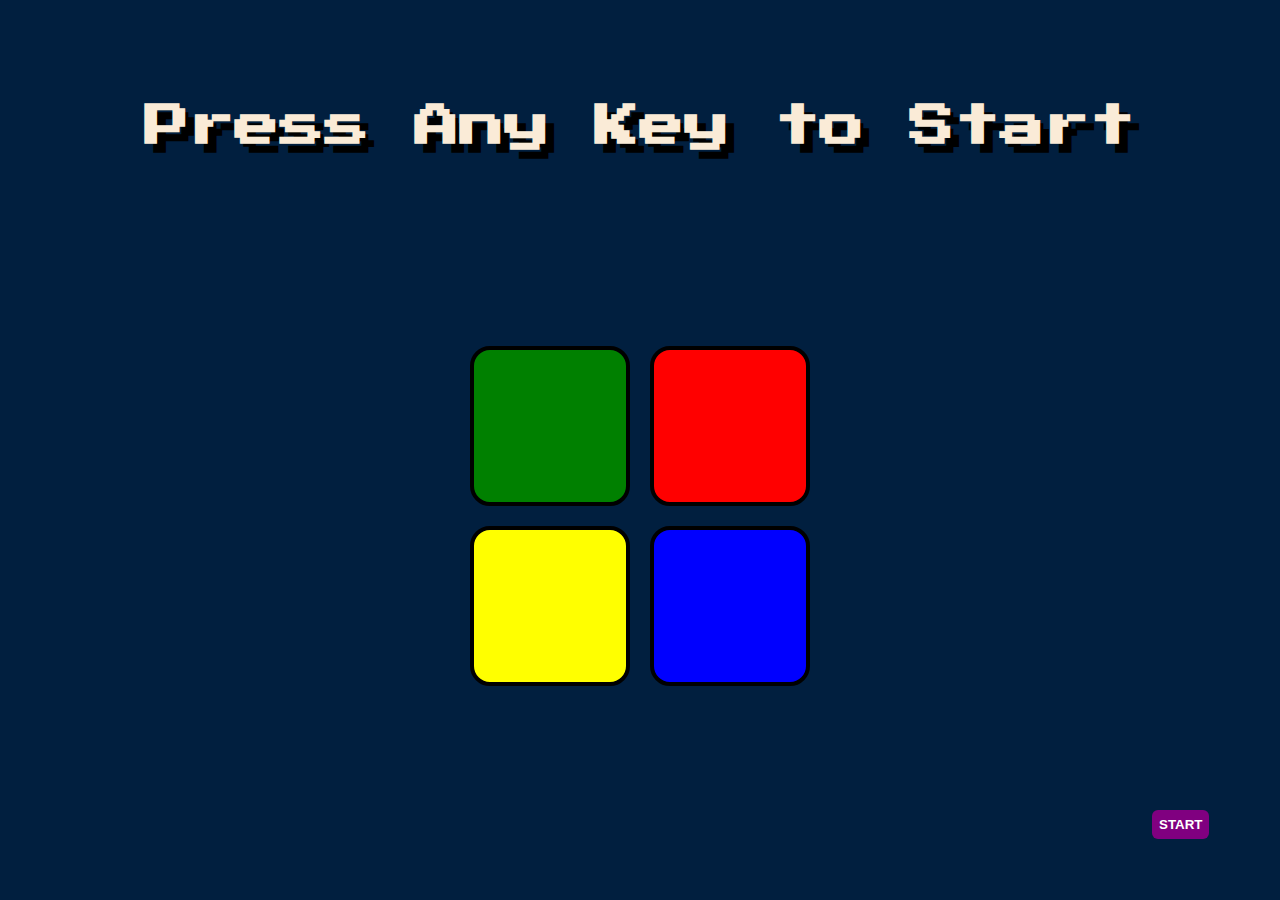
<file: projects/Simon_Game/simon game.html>
<!DOCTYPE html>
<html lang="en">
<head>
    <meta charset="UTF-8">
    <meta name="viewport" content="width=device-width, initial-scale=1.0">
    <title>Memory Game</title>

    <link rel="stylesheet" href="./simon_game.css">

    <link rel="preconnect" href="https://fonts.googleapis.com">
    <link rel="preconnect" href="https://fonts.gstatic.com" crossorigin>
    <link href="https://fonts.googleapis.com/css2?family=Press+Start+2P&display=swap" rel="stylesheet">
</head>

<body class="none">
    
    <h1>Press Any Key to Start</h1>
    <h1 class="state"><center></center></h1>

    <div class="container">
        <button class="key press1" onclick="green()">1</button>
        <button class="key press2" onclick="red()">2</button>
        <button class="key press3" onclick="yellow()">3</button>
        <button class="key press4" onclick="blue()">4</intbutton>
    </div>


    <audio id="blue" src="../../Assets/simon game/blue.mp3"></audio>
    <audio id="green" src="../../Assets/simon game/green.mp3"></audio>
    <audio id="red" src="../../Assets/simon game/red.mp3"></audio>
    <audio id="wrong" src="../../Assets/simon game/wrong.mp3"></audio>
    <audio id="yellow" src="../../Assets/simon game/yellow.mp3"></audio>

    <button onclick="main()" id="mobile">START</button>
    <script src="./simon_game.js" charset="UTF-8"></script>
</body>
</html>
</file>
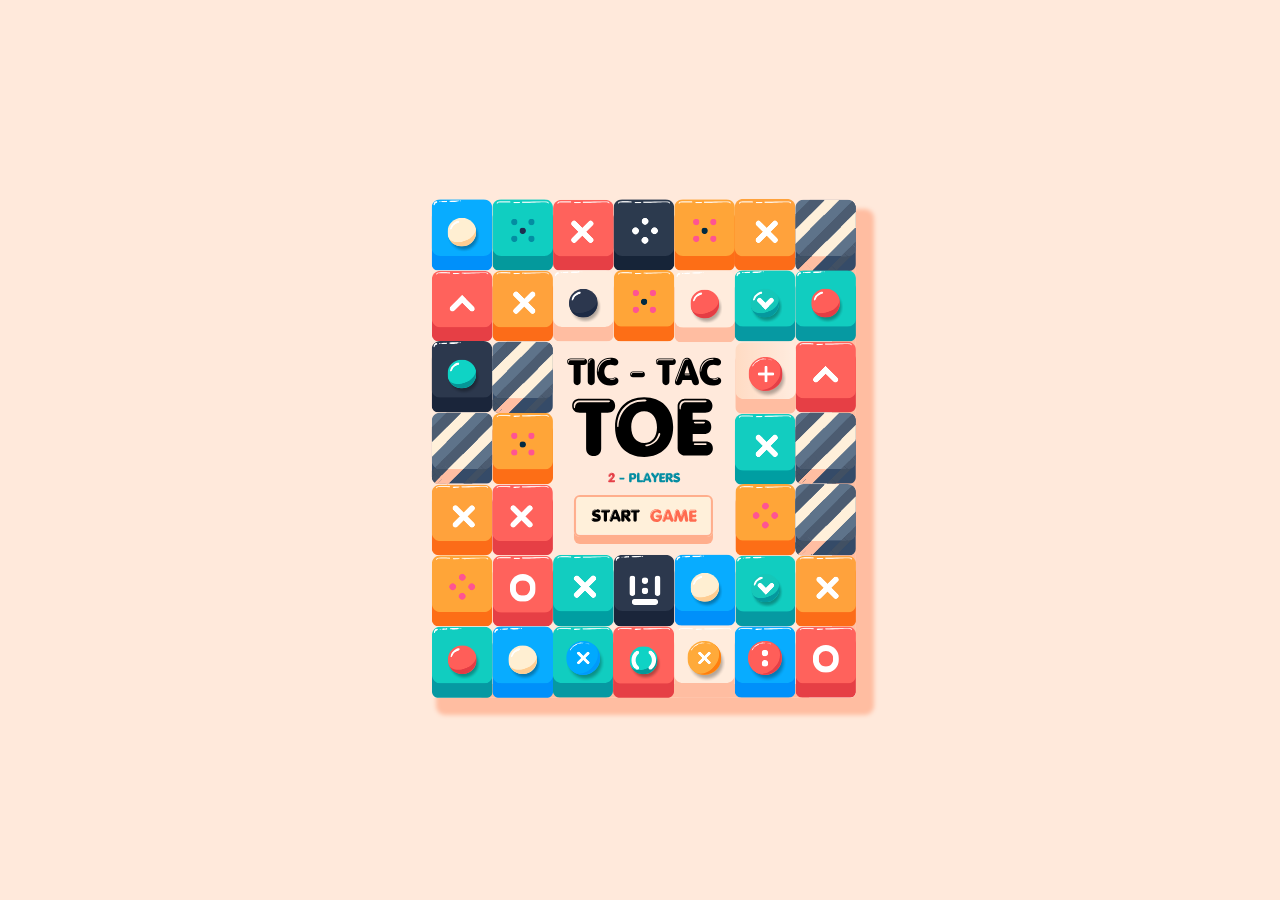
<file: projects/Tic-Tac-Toe/tictac.html>
<!DOCTYPE html>
<html lang="en">
<head>
    <meta charset="UTF-8">
    <meta name="viewport" content="width=device-width, initial-scale=1.0">
    <title>TIC - TAC</title>
    <link rel="stylesheet" href="./tictac.css">
    <link rel="icon" type="image/x-icon" href="../../Assets/TIC-TAC/FAV_ICO.svg">

    <link rel="preconnect" href="https://fonts.googleapis.com">
    <link rel="preconnect" href="https://fonts.gstatic.com" crossorigin>
    <link href="https://fonts.googleapis.com/css2?family=Varela+Round&display=swap" rel="stylesheet">
   
</head>
<body>
    <main>
        <div class="lobby_container">
            <img draggable="false" class="lobbyBG" src="../../Assets/TIC-TAC/LOBBY.svg" alt="lobby image">
            <img draggable="false" class="butt_start" src="../../Assets/TIC-TAC/BUTT_START.svg" alt="">
        </div>

        <section class="game">
            <h1>Player <span>1</span> Turn <img draggable="false" src="../../Assets/TIC-TAC/GREEN_INSET_CIRCLE.svg" alt=""></h1>
            
            <div class="mask"></div>

            <div class="grids">
                <img draggable="false" class="box box0" src="../../Assets/TIC-TAC/GREY_GRID_BLOCK.svg" alt="grid">
                <img draggable="false" class="box box1" src="../../Assets/TIC-TAC/GREY_GRID_BLOCK.svg" alt="grid">
                <img draggable="false" class="box box2" src="../../Assets/TIC-TAC/GREY_GRID_BLOCK.svg" alt="grid">
                <img draggable="false" class="box box3" src="../../Assets/TIC-TAC/GREY_GRID_BLOCK.svg" alt="grid">
                <img draggable="false" class="box box4" src="../../Assets/TIC-TAC/GREY_GRID_BLOCK.svg" alt="grid">
                <img draggable="false" class="box box5" src="../../Assets/TIC-TAC/GREY_GRID_BLOCK.svg" alt="grid">
                <img draggable="false" class="box box6" src="../../Assets/TIC-TAC/GREY_GRID_BLOCK.svg" alt="grid">
                <img draggable="false" class="box box7" src="../../Assets/TIC-TAC/GREY_GRID_BLOCK.svg" alt="grid">
                <img draggable="false" class="box box8" src="../../Assets/TIC-TAC/GREY_GRID_BLOCK.svg" alt="grid">
            </div>
            
            <div class="butt_cont">
                <img draggable="false" class="back" src="../../Assets/TIC-TAC/BACK.svg">
                <img draggable="false" class="restart" src="../../Assets/TIC-TAC/RESTART.svg">
            </div>

            <div class="win_counter">
                <h1>WIN COUNTER</h1>
                <h1><img draggable="false" src="../../Assets/TIC-TAC/GREEN_INSET_CIRCLE.svg"> = <span>0</span></h1>
                <h1><img draggable="false" src="../../Assets/TIC-TAC/RED_INSET_CROSS.svg"> = <span>0</span></h1>
                <button onclick="countReset()"><h3>RESET</h3></button>
            </div>

           
        </section>
    </main>
    <script src="./tictac.js">

    </script>
</body>
</html>
</file>
<file: css-js/main.css>
*{
    margin: 0px;
    padding: 0%;
    font-family: sans-serif;
    /* overflow: hidden; */
    z-index: 2;
    /* font-size: 103%; */
}
::-webkit-scrollbar {
    width: 0px;
}




h1{
    font-size: 34px;
}
h2{
    font-size: 23px;
}
h3{
    font-size: 22px;
}
body{
    height: 100dvh;
    width: 100%;
    background-image: url(../Assets/body-bg.jpg);
    background-attachment: fixed;
    background-position: center;
    background-repeat: no-repeat;
    background-size: cover;
    display: flex;
    justify-content: center;
    align-items: center;
    /* overflow-y: hidden; */
    
}

main{
    width: 95%;
    position: absolute;
    top: 16%;
    display: flex;
    justify-content: center;
    gap: 1.5%;
}

.profile{
    background-color: white;
    border-radius: 16px;
    height: fit-content;
    /* width: 22%; */
    position: sticky;
    top: 16%;
}
.profile > img{
    /* height: 270px;
    width: 270px; */
    height: 37%;
    position: absolute;
    top: 3%;
    left: 50%;
    transform: translate(-50%,-50%);
    border-radius: 13px;
    box-shadow: 6px 8px 13px 2px rgba(0,0,0,0.45),25px 0px 20px -20px rgba(0,0,0,0.45);
}

.about{
    text-align: center;
    margin-top: 31%;
    display: flex;
    flex-direction: column;
    justify-content: center;
    align-items: center;
}
.about > h1{
    padding-top: 30px;
    font-size: 2em;
}
.about > h6{
    background-color: rgb(222, 222, 222);
    width:230px;
    padding: 3px 5px;
    margin: 7px 0px 20px 0px;
    border-radius: 13px;
    font-size: 17px;
}

.social *{
    height: 45px;
    width: 45px;
    margin: 10px 9px 0px 9px;
}
.social a{
    text-decoration: none,
}

.contact{
    background-color: rgb(222, 222, 222);
    margin: 30px 19px;
    padding: 19px;
    border-radius: 12px;
    list-style: none;
}
.contact > li{
    margin: 5px 0px5px 0px;
    display: flex;
    align-items: center
}
.contact > li:nth-child(2){
    margin: 24px 0px ;
}
.contact > li > svg{
    height: 20px;
    width: 20px;
    padding: 10px;
    background-color: white;
    border-radius:7px;
    margin-right: 20px;
    box-shadow: 0 3px 6px rgba(0,0,0,0.16), 0 3px 6px rgba(0,0,0,0.23);
    /* display: grid; */
    /* justify-self: center; */
    /* transform: translate(0%, -50%); */
}

.contact-data{
    display: inline-block;
    overflow: hidden;
    text-overflow: ellipsis;
}
.contact-data > p:nth-child(1){
    font-size: 14px;
}
.contact-data > p:nth-child(2){
    font-weight: bold;
    padding-left:7px;
}
.display{
    /* margin: 0px 20px 0px 20px; */
    width: 60%;
    /* display: grid; */
}
.dis{
    border-radius: 17px 0px 0px 17px;
    /* width: 960px; */
    width: auto;
    background-color: white;
    padding: 70px;
    
}
.display1{
    position: relative;
}
.display2{
    z-index: -1;
    display: none;
}
.display3{
    z-index: -1;
    display: none;
}
.display4{
    z-index: -1;
    display: none;
}
.dis > h1{
    margin-left: 30px;
}
.display1 > h2{
    margin-left: 30px;
}
.dis > h1 > div{
    height: 4px;
    width: 200px;
    background-color: blue;
    display: inline-block;
    margin: 0px 0px 11px 17px;
    font-family: serif;
}
.display1 > p{
    width: 78%;
    margin: 50px auto 50px auto;
    font-size: 18px;
}
.display1 > p > span{
    font-size: large;
    font-weight: bolder;
}
.display1 > section{
    /* margin-left: 9%; */
    display: grid;
    width: fit-content;
    margin: 30px auto 0px auto;
    gap: 30px;
}
.display2 > div{
    margin-top: 50px;
    display: flex;
    gap: 50px;
}
.education{
    width: 85%;
    /* height: 140px; */
    background-color: rgb(191, 232, 255);
    /* display: inline-block; */
    padding: 30px;
    margin: 40px auto 0px auto;
    border-radius: 13px;
    /* justify-self: center; */
    /* align-self: center; */
}
.experience{
    width: 85%;
    height: 140px;
    background-color: rgb(228, 191, 255);
    padding: 30px;
    margin: 40px auto 0px auto;
    border-radius: 13px;
    /* justify-self: center; */
    /* align-self: center; */
}
.experience > p{
    /* height: 100%; */
    width: max-content;
    font-size: 50px;
    /* text-align: center; */
    margin:auto auto auto auto;
    transform: translate(0%, 50%);
}

.skillName{
    margin-top: 20px;
}
.skillName > div:nth-child(1){
    display: flex;
    justify-content: space-between;
    width: 100%;
}
.progressBar{
    width: 100%;
    /* height: 10px; */
    background-color: rgb(209, 209, 209);
    border-radius: 13px;
    /* display: flex; */
    /* align-items: center; */
    /* padding: 1% 0px; */
}
.progress{
    height: 7px;
    background-color: rgb(255, 55, 0);
    border-radius: 13px;
    /* margin-left: 1%; */
}
.pSkills{
    width: 50%;
    height: auto;
}
.otherSkills{
    width: 50%;
    height: auto;
    /* display: flex; */
    /* flex-wrap: wrap;
    gap: 0px; */
}
.otherSkills > div{
    height: 20px;
    background-color: rgb(229, 226, 238);
    border-radius: 6px;
    padding: 6px;
    margin: 10px 0px;
}
.otherSkills > h2{
    margin-bottom: 20px;
}

.display3 > div{
    margin: 50px auto auto auto;
    width: fit-content;
    background-color: rgb(230, 230, 230);
    border-radius: 9px;
    padding: 30px 60px 30px 60px;
    display: grid;
    gap: 20px;
}
.display3  label{
    margin-left:  15px;
}
.display3 span{
    color: red;

}
.display3  form > p{
    text-align: left;
    font-size: small;
}
.display3 input, textarea{
    width: 94.4%;
    border: 1px solid black;
    background-color: rgb(240, 240, 240);
    border-radius: 10px;
    margin: 5px 0px 15px 0px;
    padding: 6px 10px 6px 10px;
    resize: none;
}
.display3 .sub_butt{
    width: 100px;
    position: relative;
    left: 90%;
    transform: translateX(-100%);
    background-color: rgb(80, 80, 214);
    color: wheat;
}
.display3 .sub_butt:hover{
    background-color: rgb(229, 226, 238);
    color: black;
}
.display3 .sub_butt:focus{
    background-color: grey;
    color: white;
}

.display4 .proj-cont{
    margin-top: 50px;
    display: flex;
    justify-content: center;
    flex-wrap: wrap;
    gap: 30px;
}
.display4 .proj{
    border: 1px solid black;
    border-radius: 10px;
    width: min-content;
    height: max-content;
    margin-bottom: 30px;
    background-color: rgb(239, 240, 252);
}
.display4 img{
    height: max-content;
    width: 210px;
    padding: 7px;
    border-radius: 17px;
    background-color: transparent;
}
.display4 p{
    margin: 15px 0px 25px 0px;
}
.display4 .proj > div{
    border-top: 1px solid black;
    padding: 10px 10px 10px 10px;
    background-color: transparent;
}
.display4 button{
    /* height: 34px;
    width: 60%; */
    border-radius: 5px;
    background-color: #007bff;
    color: white;
    border: 1px solid #007bff;
    font-weight: bold;
    margin: 0px 0px 6px 6px;
    padding: 10px 15px;
}
.display4 button:hover{
    background-color: rgb(0, 0, 255);
}
.display4 button:focus{
    background-color: white;
    color: black;
    border-color: black;
}

nav{
    background-color: white;
    border-radius: 0px 17px 17px 0px;
    height: max-content;
    display: grid;
    align-items: center;
    position: sticky;
    top: 5%;
    padding: 20px 0px 20px 0px;
    gap: 7px;
    
}
nav > div{
    position: inherit;   
}
.nav-cont > svg{
    background-color: rgb(236, 236, 236);
    color: black;
    height: 35px;
    width: 35px;
    padding: 10px;
    margin: 16px;
    border-radius: 9px;
}
.about-me > svg{
    background-color: blue;
    color: white;
}
.about-me > b{
    margin-top: 37%;
    color: black;
}
.nav-cont{
    display: flex;
    flex-direction: column;
    align-items: center;
}   
.nav-cont > b{
    z-index: -1;
    position: absolute;
    transition: margin 80ms, color 70ms;
    top: 50%;
}
.nav-cont:nth-child(n+2) > b{
    color: white; 
}
</file>
<file: projects/call_UI/main.css>
body{
    display: flex;
    justify-content: center;
    align-items: center;
    padding: 0%;
    margin: 0%;
}

.call-panel{
    height: 100vh;
    width: 390px;
    background-color: #1b1c1e;
    display: flex;
    flex-direction: column;
    justify-content: space-between;
}

.bottom{
    background-color: #252a30;
    /* height: 45%; */
    border-radius: 4%;
}

.top{
    font-size: 2%;
    margin:6%;
    display: flex;
    flex-direction: column;
    justify-content: center;
    align-items: center;

}

p{
    margin: 2%;
    font-family: 'Roboto', sans-serif;
    display: flex;
    justify-content: center;    
}

.top1{
    background-color: #ff63b7;
    height: 100px;
    width: 100px;
    display: flex;
    justify-content: center;
    align-items: center;
    border-radius: 50%;
    font-size: 3.7rem;
    color: black;
    margin-top: 0%;

}

td{
    width: 25%;
}

.top2{
    font-size: 2.2rem;
    font-weight: 500;
    margin-top: 10%;
    margin-bottom: 0;
    color: white;
}

.top3{
    font-size: 1.2rem;
    color: white;
    margin-top: 4%;
}

table p{
    font-size: 0.9rem;
    color: white;
}

.logo1, .logo2{
    background-color: #1b1c1e;
    height: 60px;
    width: 60px;  
    margin-bottom: 8%;
    margin-top: 30%;
    margin-left: auto;
    margin-right: auto;
    border-radius: 50%;
}

.bottom-row > .logo1{
    display: flex;
    align-items: center;
}

div .end-call{
    background-color: #e46962;
    height: 60px;
    width: 60px; 
    border-radius: 50%;
    /* margin: auto; */
    /* margin-top: 10%; */

    margin: 10% auto 5% auto;
}

.More .logo2{
    background-color: #c3c6cf;
}

img{
    height: 60px;
    width: 60px;
}

table{
    width: 100%;
}




@media(max-width: 900px) {

    .call-panel{
        height: 100vh;
        width: 100%;
        background-color: #1b1c1e;
        display: flex;
        flex-direction: column;
        justify-content: space-between;
    }
    
    .bottom{
        background-color: #252a30;
        /* height: %; */
        border-radius: 4%;
    }
    
    .top{
        font-size: 2%;
        margin:6%;
        display: flex;
        flex-direction: column;
        justify-content: center;
        align-items: center;
    
    }
    
    p{
        margin: 2%;
        font-family: 'Roboto', sans-serif;
        display: flex;
        justify-content: center;    
    }
    
    .top1{
        background-color: #ff63b7;
        height: 100px;
        width: 100px;
        display: flex;
        justify-content: center;
        align-items: center;
        border-radius: 50%;
        font-size: 3.7rem;
        color: black;
        margin-top: 0%;
    
    }
    
    td{
        width: 25%;
    }
    
    .top2{
        font-size: 2.2rem;
        font-weight: 500;
        margin-top: 10%;
        margin-bottom: 0;
        color: white;
    }
    
    .top3{
        font-size: 1.2rem;
        color: white;
        margin-top: 4%;
    }
    
    table p{
        font-size: 0.9rem;
        color: white;
    }
    
    .logo1, .logo2{
        background-color: #1b1c1e;
        height: 60px;
        width: 60px;  
        margin-bottom: 8%;
        margin-top: 30%;
        margin-left: auto;
        margin-right: auto;
        border-radius: 50%;
    }
    
    .bottom-row > .logo1{
        display: flex;
        align-items: center;
    }
    
    div .end-call{
        background-color: #e46962;
        height: 60px;
        width: 60px; 
        border-radius: 50%;
        margin: auto;
        margin-top: 10%;
    }

    .More .logo2{
        background-color: #c3c6cf;
    }
    
    img{
        height: 60px;
        width: 60px;
    }
    
    table{
        width: 100%;
    }
}
</file>
<file: projects/Drum Kit/styles.css>
body {
  text-align: center;
  background-color: #283149;
  user-select: none;
}

h1 {
  font-size: 5rem;
  color: #DBEDF3;
  font-family: "Arvo", cursive;
  text-shadow: 3px 0 #DA0463;
}

.w {
  background-image: url(./images/tom1.png);
  background-size: contain;
  background-repeat: no-repeat;
}

.a {
  background-image: url(./images/tom2.png);
  background-size: contain;
  background-repeat: no-repeat;
}

.s {
  background-image: url(./images/tom3.png);
  background-size: contain;
  background-repeat: no-repeat;
}

.d {
  background-image: url(./images/tom4.png);
  background-size: contain;
  background-repeat: no-repeat;
}

.j {
  background-image: url(./images/snare.png);
  background-size: cover;
  background-repeat: no-repeat;
}

.k {
  background-image: url(./images/crash.png);
  background-size: cover;
  background-repeat: no-repeat;
}

.l {
  background-image: url(./images/kick.png);
  background-size: cover;
  background-repeat: no-repeat;
}

.set {
  margin: 10% auto;
}

.game-over {
  background-color: red;
  opacity: 0.8;
}

.pressed {
  box-shadow: 0 3px 4px 0 #DBEDF3;
  opacity: 0.5;
}

.red {
  color: red;
}

.drum {
  outline: none;
  border: 10px solid #404B69;
  font-size: 5rem;
  font-family: 'Arvo', cursive;
  line-height: 2;
  font-weight: 900;
  color: #DA0463;
  text-shadow: 3px 0 #DBEDF3;
  border-radius: 15px;
  display: inline-block;
  width: 150px;
  height: 150px;
  text-align: center;
  margin: 10px;
  background-color: white;
}
</file>
<file: projects/TinDog Project/style.css>
.gradient-background {
  background: linear-gradient(300deg, #00bfff, #ff4c68, #ef8172);
  background-size: 180% 180%;
  animation: gradient-animation 18s ease infinite;
}

@keyframes gradient-animation {
  0% {
    background-position: 0% 50%;
  }
  50% {
    background-position: 100% 50%;
  }
  100% {
    background-position: 0% 50%;
  }
}

.icon-square {
  width: 3rem;
  height: 3rem;
  border-radius: 0.75rem;
}

.profile-img {
  border-radius: 50%;
  height: 100px;
}
</file>
<file: projects/2 Random Dice/styles.css>
.container {
  width: 70%;
  margin: auto;
  text-align: center;
}

.dice {
  text-align: center;
  display: inline-block;

}

body {
  background-color: #393E46;
  user-select: none; 
}

h1 {
  margin: 30px;
  font-family: 'Lobster', cursive;
  text-shadow: 5px 0 #232931;
  font-size: 8rem;
  color: #4ECCA3;
}

p {
  font-size: 2rem;
  color: #4ECCA3;
  font-family: 'Indie Flower', cursive;
}

img {
  width: 80%;
}

footer {
  margin-top: 5%;
  color: #EEEEEE;
  text-align: center;
  font-family: 'Indie Flower', cursive;

}
</file>
<file: projects/India_flag/flag.css>
html{
    background-color: black;
}
.border{
    height: 500px;
    aspect-ratio: 3/2;
}

.orange{
    background-color: #FF671F;
    height: 33.33%;
    width: 100%;
}

.white{
    background-color: rgb(255, 255, 255);
    height: 33.33%;
    width: 100%;
}

.green{
    background-color: #046A38;
    height: 33.33%;
    width: 100%;
}

.chakra{
    background-color: #06038D;
    height: 100%;
    aspect-ratio: 1/1;
    border-radius: 50%;
    margin: auto;
    display: flex;
    justify-content: center;
    align-items: center;
}

.chakra2{
    background-color: white;
    height: 93%;
    aspect-ratio: 1/1;
    border-radius: 50%;
    position: relative;
    display: flex;
    justify-content: center;
    align-items: center;
}

.dandas1{
    background-color: #06038D;
    height: 100%;
    aspect-ratio: 1/25; 
    position: absolute;
}




.dandas2{
    background-color: #06038D;
    height: 100%;
    aspect-ratio: 1/25; 
    position: absolute; 
    transform: rotate(15deg);
}

.dandas3{
    background-color: #06038D;
    height: 100%;
    aspect-ratio: 1/25; 
    position: absolute;
    transform: rotate(30deg);
}

.dandas4{
    background-color: #06038D;
    height: 100%;
    aspect-ratio: 1/25; 
    position: absolute;
    transform: rotate(45deg);
}

.dandas5{
    background-color: #06038D;
    height: 100%;
    aspect-ratio: 1/25; 
    position: absolute;
    transform: rotate(60deg);
}

.dandas6{
    background-color: #06038D;
    height: 100%;
    aspect-ratio: 1/25; 
    position: absolute;
    transform: rotate(75deg);
}

.dandas7{
    background-color: #06038D;
    height: 100%;
    aspect-ratio: 1/25; 
    position: absolute;
    transform: rotate(90deg);
}

.dandas8{
    background-color: #06038D;
    height: 100%;
    aspect-ratio: 1/25; 
    position: absolute;
    transform: rotate(105deg);
}

.dandas9{
    background-color: #06038D;
    height: 100%;
    aspect-ratio: 1/25; 
    position: absolute;
    transform: rotate(120deg);
}

.dandas10{
    background-color: #06038D;
    height: 100%;
    aspect-ratio: 1/25; 
    position: absolute;
    transform: rotate(135deg);
}

.dandas11{
    background-color: #06038D;
    height: 100%;
    aspect-ratio: 1/25; 
    position: absolute;
    transform: rotate(150deg);
}

.dandas12{
    background-color: #06038D;
    height: 100%;
    aspect-ratio: 1/25; 
    position: absolute; 
    transform: rotate(165deg);
}

body{
    height: 100vh;
    display: flex;
    justify-content: center;
    align-items: center;
}
</file>
<file: projects/Simon_Game/simon_game.css>
*{
    margin: 0%;
    padding: 0%;
}

.none{
    background-color: #011F3F;
    height: 100dvh;
    width: 100%;
    position: relative;
}

h1{
    width: fit-content;
    color: antiquewhite;
    font-family: "Press Start 2P", system-ui;
    font-weight: 700;
    font-size: 45px;
    font-style: normal;
    position: relative;
    top: 14%;
    left: 50%;
    transform: translate(-50%, -50%);
    text-shadow: 9px 9px black;
}

.press1{
    background-color: green;
    color: green;
    font-size: 1px;
}
.press2{
    background-color: red;
    color: red;
    font-size: 1px;
}
.press3{
    background-color: yellow;
    color: yellow;
    font-size: 1px;
}
.press4{
    background-color: blue;
    color: blue;
    font-size: 1px;
}

.key{
    height: 160px;
    width: 160px;
    border-radius: 20px;
    border: 4px solid black;
    
}

.container{
    height: 360px;
    width: 360px;
    /* background-color: white; */
    display: grid;
    grid-template-columns: 1fr 1fr;
    grid-template-rows: 1fr 1fr;
    justify-items: center;
    align-items: center;
    position: relative;
    top: 49%;
    left: 50%;
    transform: translate(-50%,-50%);
}

.pressed{
    box-shadow: 0 0 40px 0 white;
    opacity: 0.5;
}
.lose{
    background-color: #6a0000;
}
.state{
    margin-top: 30px;
}


#mobile{
    background-color: purple;
    border: none;
    padding: 7px;
    border-radius: 6px;
    color: white;
    font-weight: bolder;
    position: absolute;
    top: 90%;
    left: 90%;
}
</file>
<file: projects/Tic-Tac-Toe/tictac.css>
*{
    padding: 0px;
    margin: 0px;   
    user-select: none;
}

main{
    background-color: #ffe9db;
    display: flex;
    justify-content: center;
    align-items: center;
    width: 100%;
    height: 100dvh;
    position: relative;
}
.lobby_container{
    position: absolute;
}
.lobbyBG{
    height: 500px;
    box-shadow: 15px 14px 4px 3px rgba(255,189,161,1);
    border-radius: 6px;
}
.butt_start{
    border: 2px solid rgba(255,174,140,1);
    border-radius: 6px;
    box-shadow: 0px 7px 0px 0px rgba(255,174,140,1);
    height: 38px;
    position: absolute;
    transform: translate(-50%);
    left:50.8%;
    top: 59%;
}
.butt_start:active{
    border: 2px solid #ffd2b6;
    border-radius: 6px;
    box-shadow: 0px 2px 0px 0px rgba(255,174,140,1);
    height: 38px;
    position: absolute;
    transform: translate(-50%);
    left:50.8%;
    top: 303px;
}

.game{
    display: none;
}
.game > h1{
    height: max-content;
    text-align: center;
    font-family: "Varela Round", sans-serif;
    font-size: 50px;
}
.game > h1 > img{
    height: 70px;
    position: relative;
    top: 10px;
    /* right: 60px; */
    margin-left: 13px;
}
.game > h1 > span{
    font-size: 65px;
    color: #12CDC0;
}


.grids{
    display: grid;
    justify-content: center;
    grid-template-columns: min-content min-content min-content;
    grid-template-rows: 104px 104px 104px;
    gap: 5px;
    margin: 37px 0px 37px 0px;
}
.grids .box{
    height: 85px;
    border-radius: 10px;
    box-shadow: 0px 19px 0px 0px #4B5C6E;
    /* filter: brightness(150%); */
}

.butt_cont{
    width: max-content;
    height: max-content;
    position: relative;
    left: 50%;
    transform: translate(-50%,0%);
}
.butt_cont > img{
    height: 50px;
    margin: 0px 17px 0px 17px;
    border-radius: 50%;
    border: 1px solid rgba(255,174,140,1);
    box-shadow: 0px 4px 0px 0px rgba(255,174,140,1);;
}
.butt_cont > img:active{
    height: 50px;
    position: relative;
    top: 4px;
    border-radius: 50%;
    box-shadow: 0px 0px 0px 0px rgba(255,174,140,1);
}

.win_counter{
    position: absolute;
    top: 15%;
    right: 20px;
    transform: translate(0%, -50%);
    border: 2px solid black;
    border-radius: 7px;
}
.win_counter > h1{
    height: max-content;
    text-align: center;
    font-family: "Varela Round", sans-serif;
    font-size: 26px;
    /* text-align: left; */
}
.win_counter img{
    position: relative;
    margin: auto;
    height: 20px;
    
}
.win_counter > h1:nth-child(1){
    border-bottom: 2px solid black;
    padding: 6px 8px;
    margin-bottom: 7px;
}
.win_counter > button{
    width: 95%;
    height: 40px;
    border-radius: 7px;
    margin: 7px 0px;
    position: relative;
    left: 50%;
    transform: translate( -50%);
    font-family: "Varela Round", sans-serif;
    font-size: 20px;
}
.win_counter > h1:nth-child(2) > span{
    color: #12CDC0;
}
.win_counter > h1:nth-child(3) > span{
    color: #FF625C;
}

/* .mask{
    position: relative;
    top: -200%;
    left: 155%;
    transform: translate(-50%, -50%);
    border-radius: 10px;
    background-color: black;
    height: 87px;
    width: 90px;
    display: none;

} */
</file>
